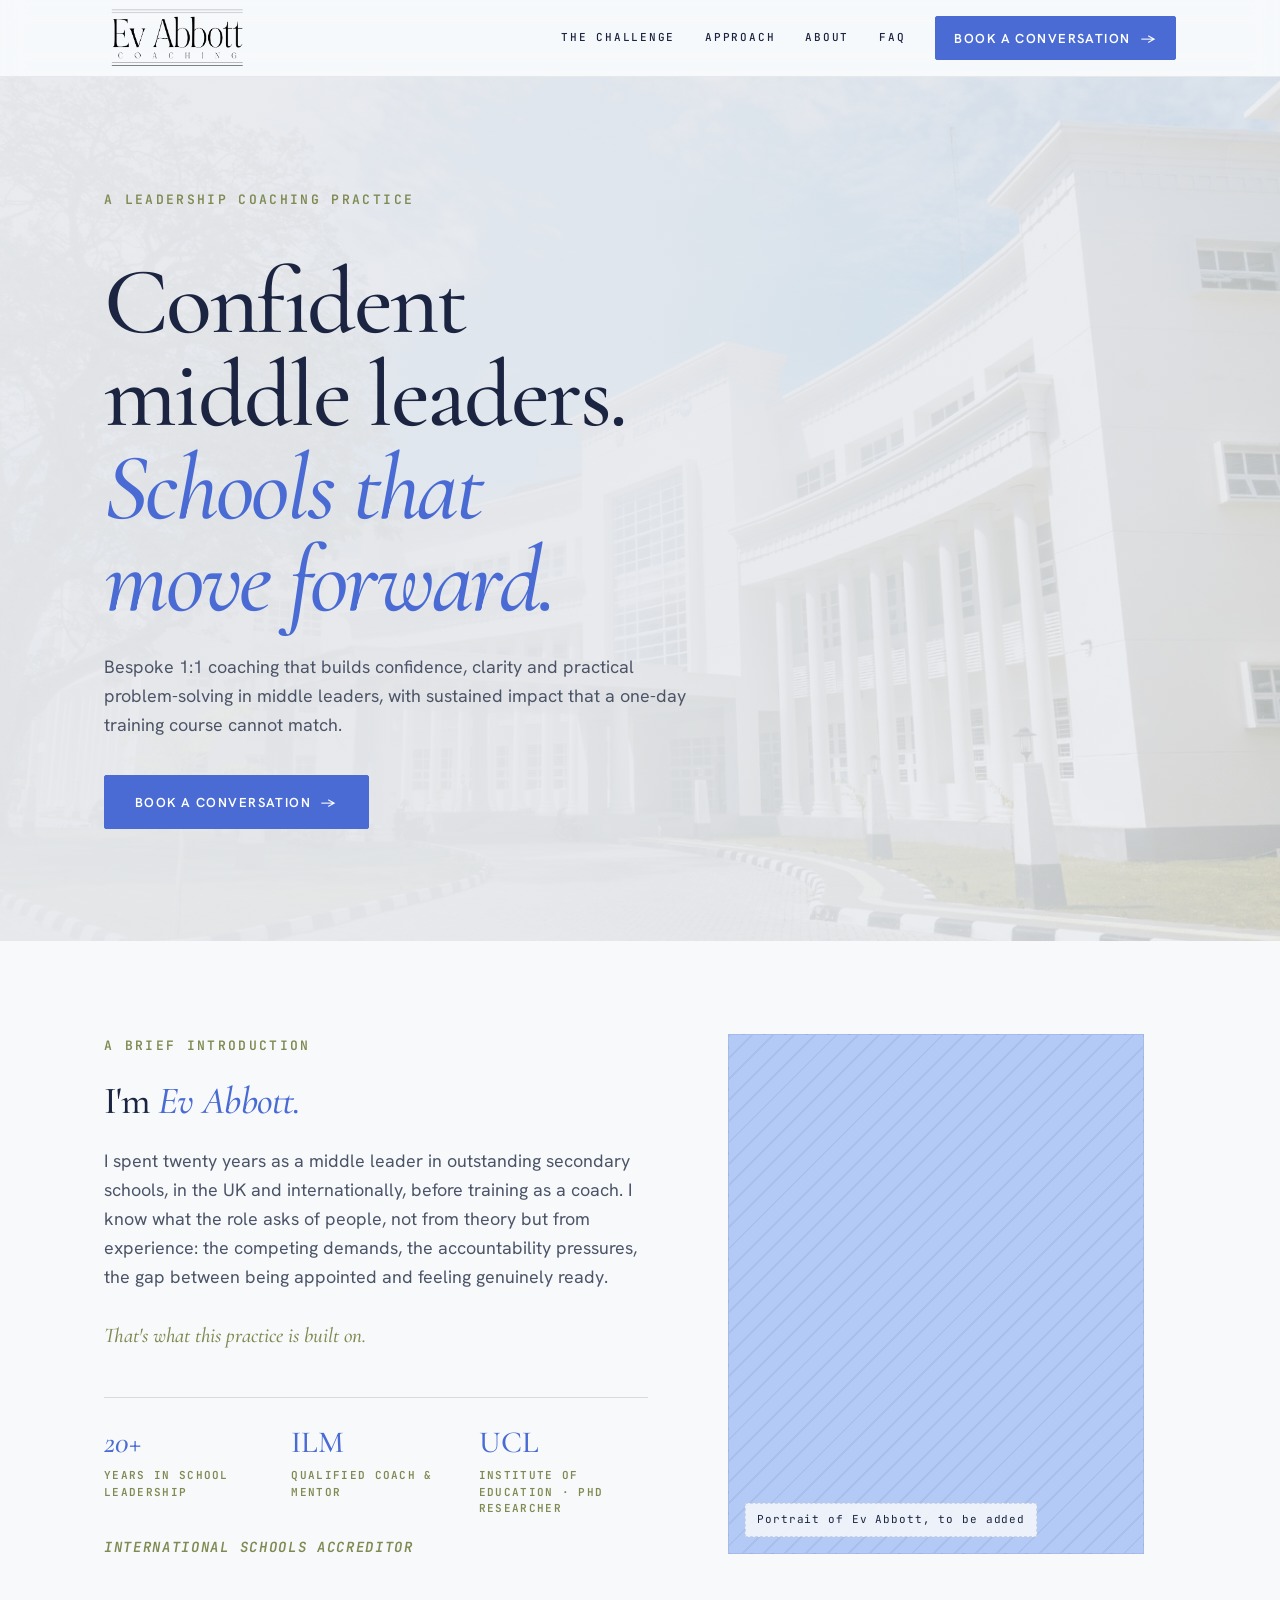
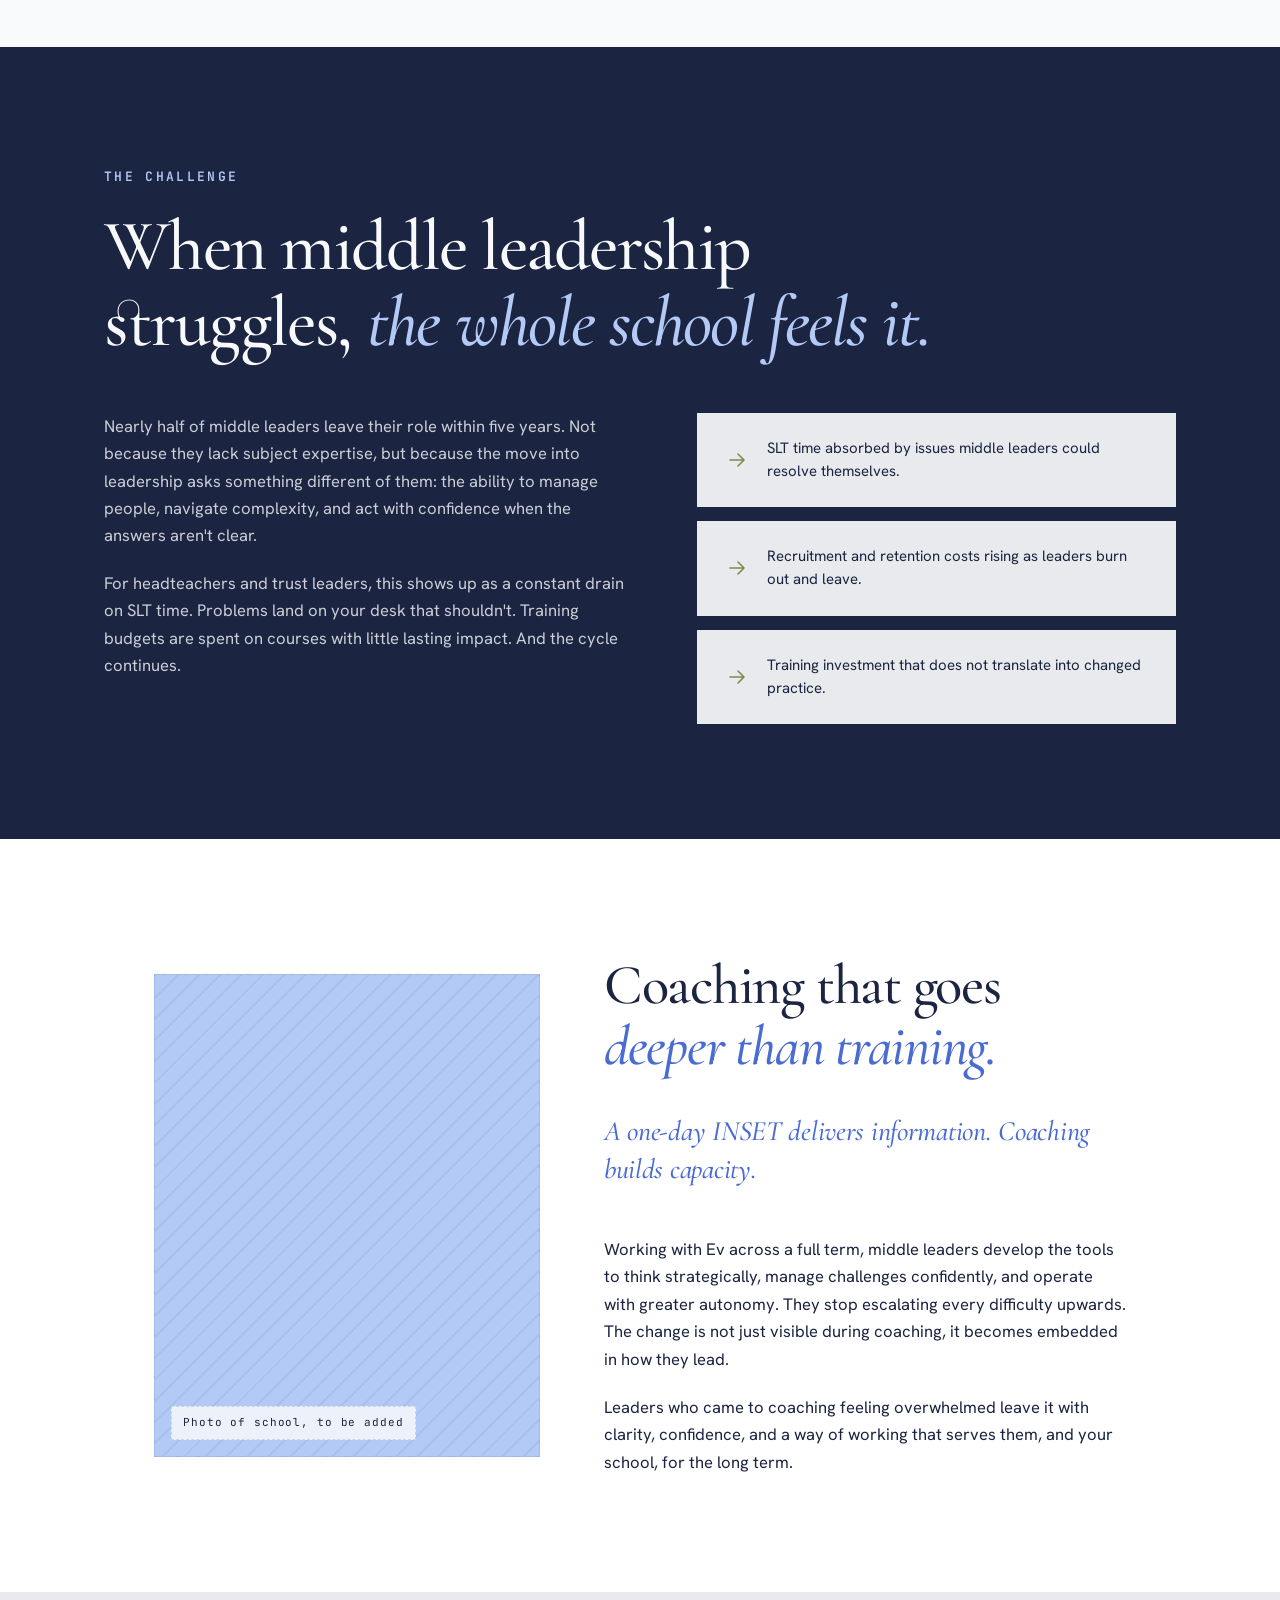
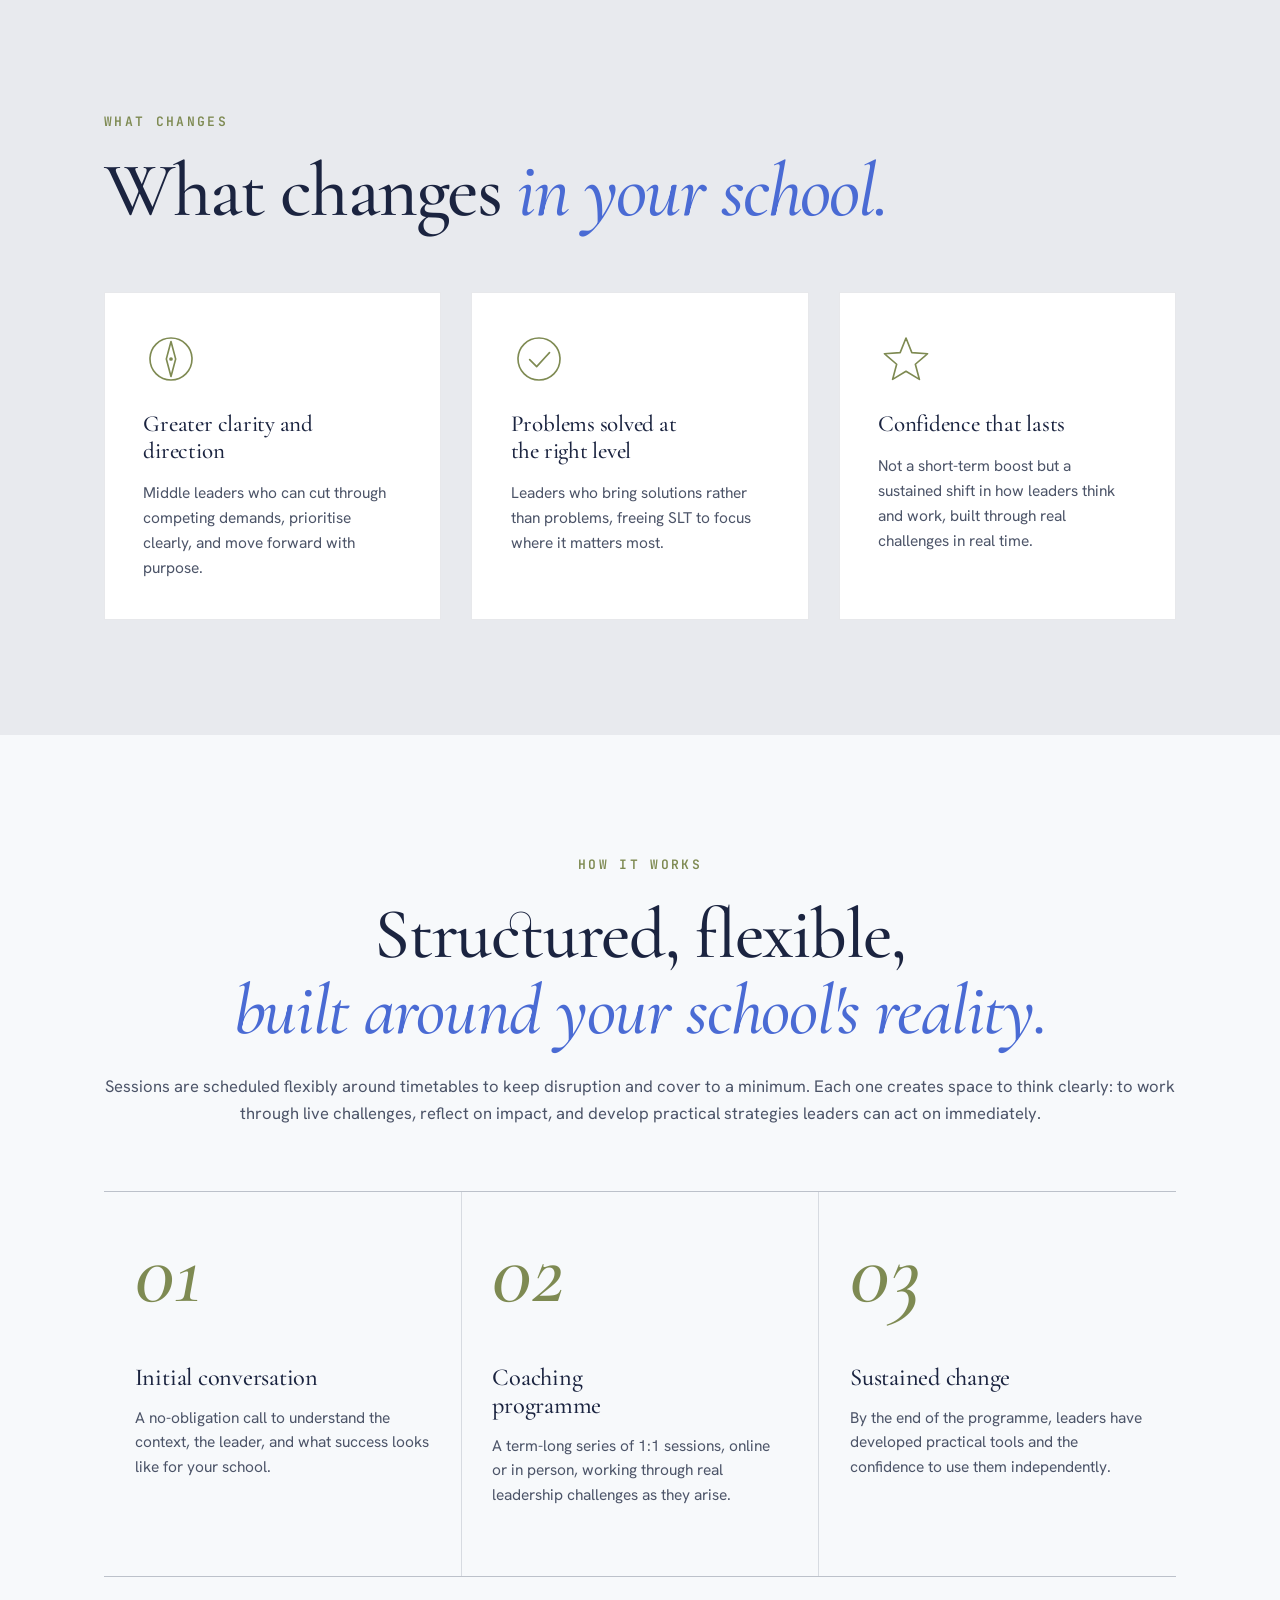
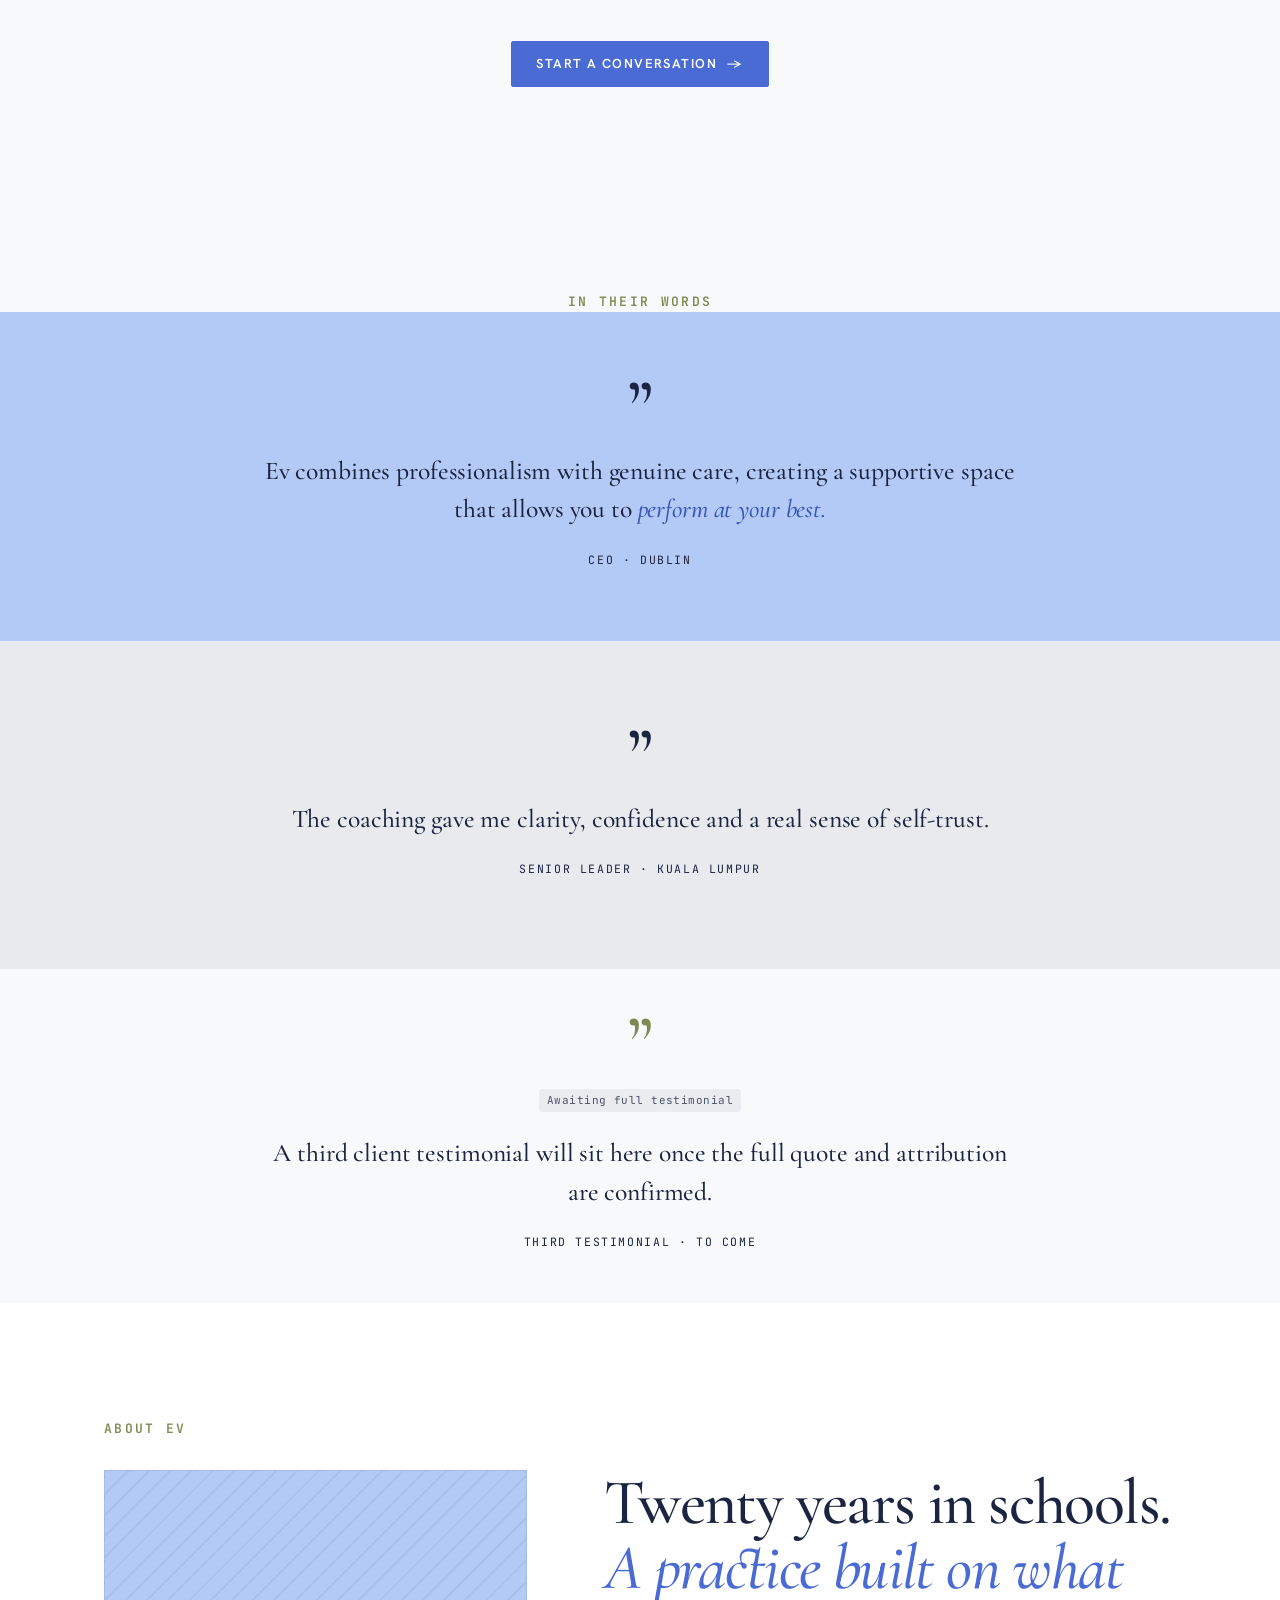
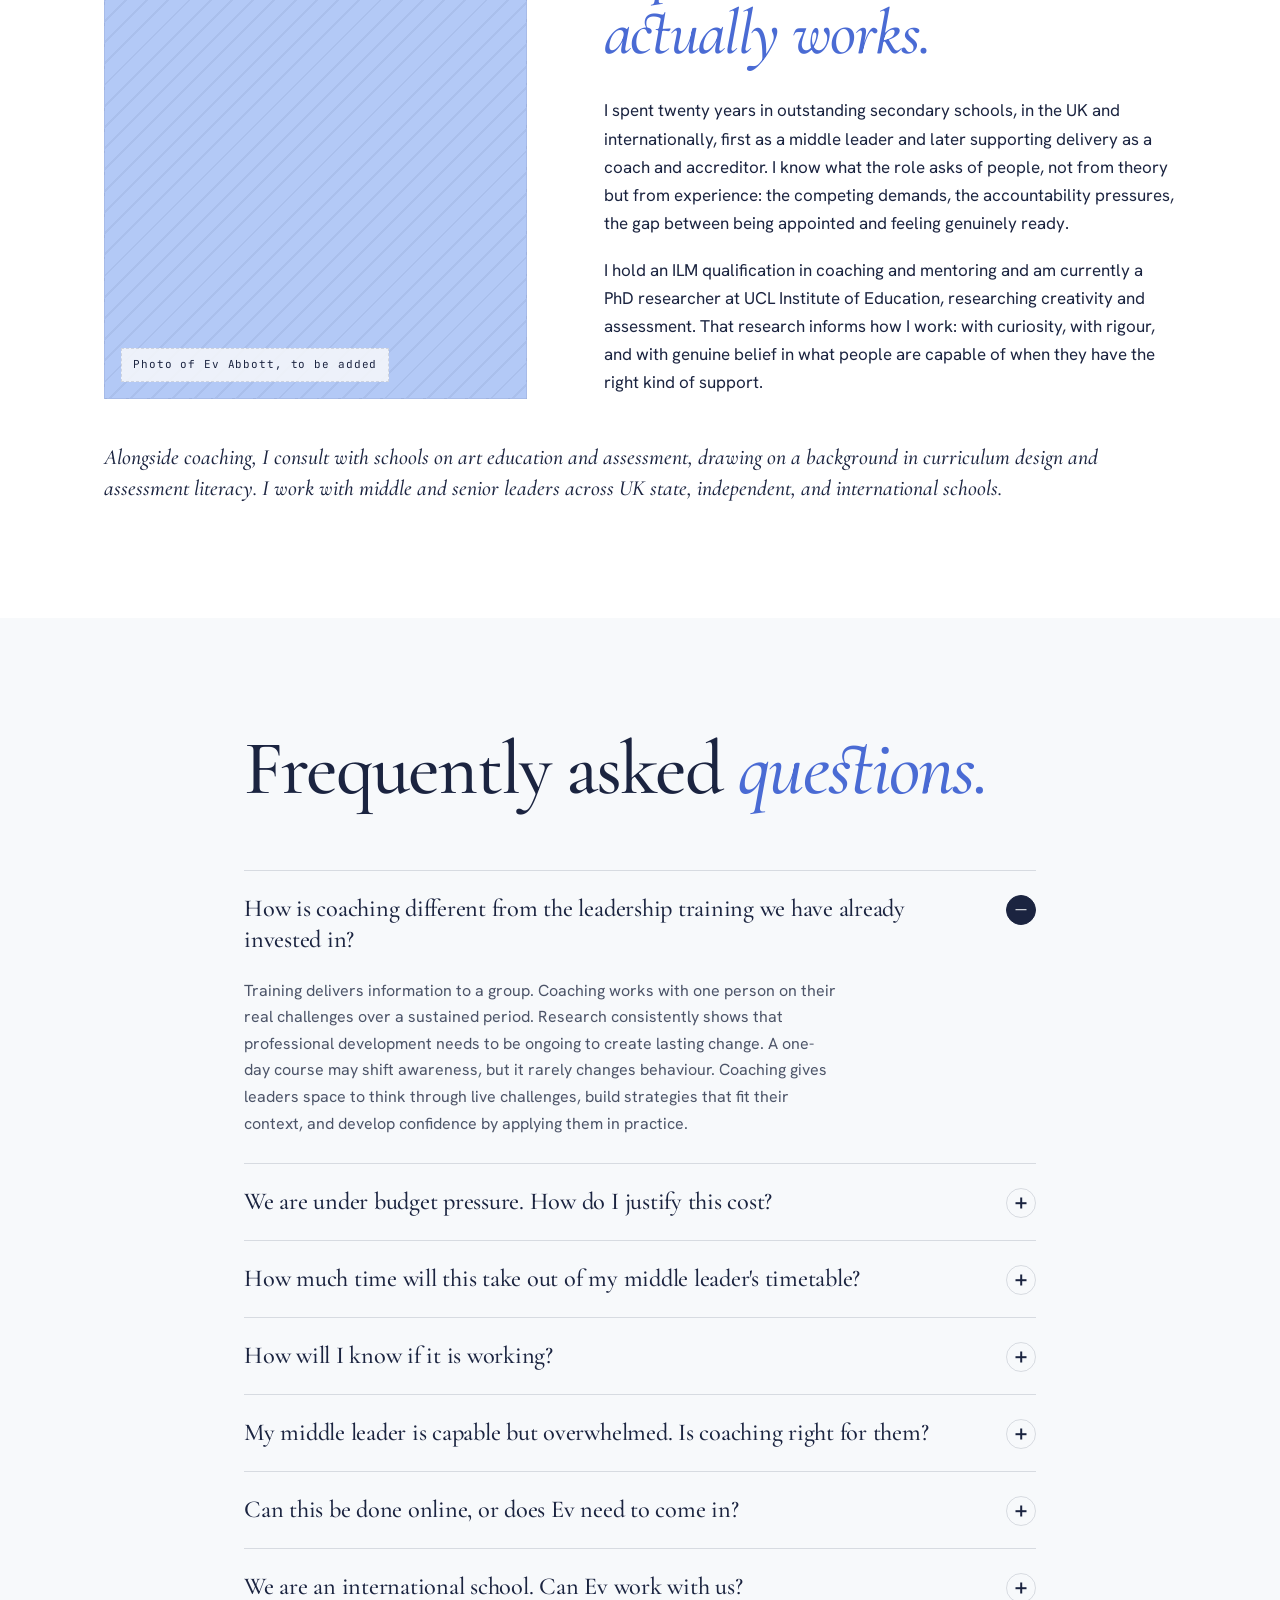
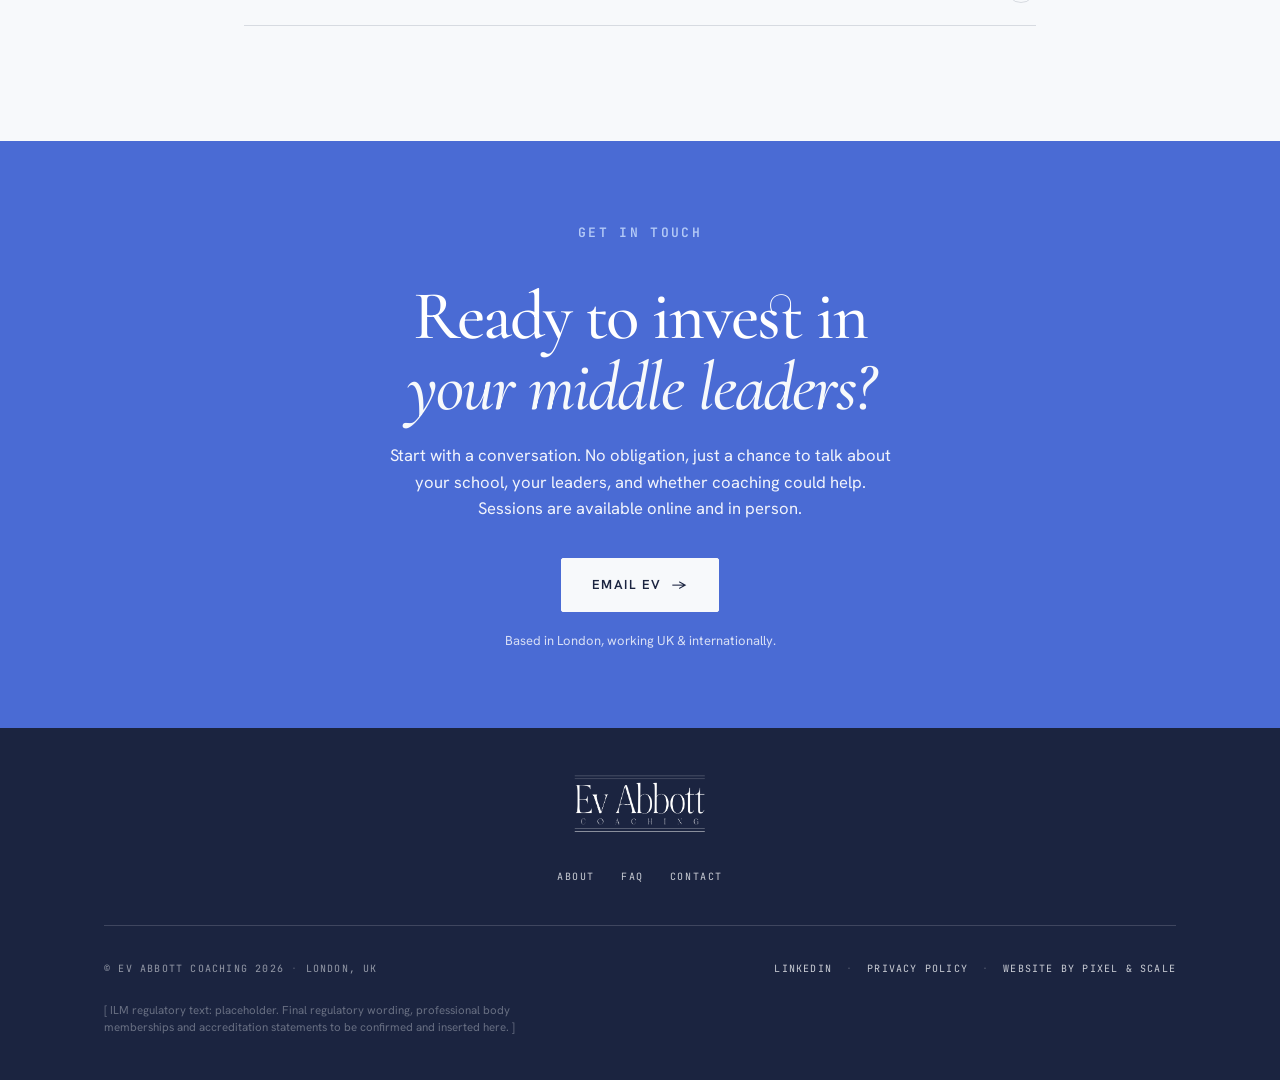
<file: index.html>
<!doctype html>
<html lang="en-GB">
<head>
<meta charset="utf-8" />
<meta name="viewport" content="width=device-width, initial-scale=1" />

<!-- ───────── SEO / meta ───────── -->
<title>Ev Abbott Coaching | 1:1 Leadership Coaching for School Middle Leaders</title>
<meta name="description" content="Bespoke 1:1 leadership coaching for middle leaders in UK and international schools. ILM-qualified coach with 20 years in school leadership. Online or in person. Book a conversation." />
<link rel="canonical" href="https://www.evabbottcoaching.com/" /><!-- TODO: confirm final domain -->
<meta name="robots" content="index, follow" />
<meta name="theme-color" content="#1B2440" />
<meta name="author" content="Ev Abbott" />

<meta property="og:type" content="website" />
<meta property="og:site_name" content="Ev Abbott Coaching" />
<meta property="og:title" content="Ev Abbott Coaching | 1:1 Leadership Coaching for School Middle Leaders" />
<meta property="og:description" content="Bespoke 1:1 leadership coaching for middle leaders in UK and international schools. Sustained impact a one-day course cannot match." />
<meta property="og:url" content="https://www.evabbottcoaching.com/" /><!-- TODO -->
<meta property="og:image" content="https://www.evabbottcoaching.com/images/og-image.jpg" /><!-- TODO: 1200×630 share image -->
<meta property="og:locale" content="en_GB" />
<meta name="twitter:card" content="summary_large_image" />
<meta name="twitter:title" content="Ev Abbott Coaching | 1:1 Leadership Coaching for School Middle Leaders" />
<meta name="twitter:description" content="Bespoke 1:1 leadership coaching for middle leaders in UK and international schools." />
<meta name="twitter:image" content="https://www.evabbottcoaching.com/images/og-image.jpg" /><!-- TODO -->

<!-- Favicon — EA monogram (brand mark) -->
<link rel="icon" type="image/png" sizes="32x32" href="images/favicon-32.png" />
<link rel="icon" type="image/png" href="images/Ev-Abbott-coaching-favicon.png" />
<link rel="apple-touch-icon" href="images/apple-touch-icon.png" />

<!-- Fonts: Cormorant Garamond (display) · Hanken Grotesk (text) · JetBrains Mono (micro-labels) -->
<link rel="preconnect" href="https://fonts.googleapis.com" />
<link rel="preconnect" href="https://fonts.gstatic.com" crossorigin />
<link href="https://fonts.googleapis.com/css2?family=Cormorant+Garamond:ital,wght@0,400;0,500;0,600;1,400;1,500;1,600&family=Hanken+Grotesk:wght@300;400;500;600&family=JetBrains+Mono:ital,wght@0,400;0,500;0,600;1,500;1,600&display=swap" rel="stylesheet" />

<link rel="stylesheet" href="styles/main.css" />

<!-- Structured data: the practice -->
<script type="application/ld+json">
{
  "@context": "https://schema.org",
  "@type": "ProfessionalService",
  "name": "Ev Abbott Coaching",
  "description": "Bespoke 1:1 leadership coaching for middle leaders in UK and international schools.",
  "url": "https://www.evabbottcoaching.com/",
  "email": "evabbottcoaching@gmail.com",
  "areaServed": ["United Kingdom", "International schools"],
  "founder": {
    "@type": "Person",
    "name": "Ev Abbott",
    "jobTitle": "Leadership Coach",
    "sameAs": "https://www.linkedin.com/in/evabbott"
  },
  "knowsAbout": ["Leadership coaching", "Middle leadership in schools", "Education", "Mentoring"],
  "address": { "@type": "PostalAddress", "addressLocality": "London", "addressCountry": "GB" }
}
</script>
<script type="application/ld+json">
{
  "@context": "https://schema.org",
  "@type": "FAQPage",
  "mainEntity": [
    {"@type":"Question","name":"How is coaching different from the leadership training we have already invested in?","acceptedAnswer":{"@type":"Answer","text":"Training delivers information to a group. Coaching works with one person on their real challenges over a sustained period. A one-day course may shift awareness, but it rarely changes behaviour. Coaching gives leaders space to think through live challenges, build strategies that fit their context, and develop confidence by applying them in practice."}},
    {"@type":"Question","name":"We are under budget pressure. How do I justify this cost?","acceptedAnswer":{"@type":"Answer","text":"The cost of one coaching programme is similar to a single day of whole-school INSET, but targeted at one leader, sustained over a full term, and designed to create lasting change. Compare that with the cost of a middle leader leaving: recruitment, cover, lost time, impact on team morale."}},
    {"@type":"Question","name":"How much time will this take out of my middle leader's timetable?","acceptedAnswer":{"@type":"Answer","text":"Sessions are scheduled flexibly with timetables and cover in mind, to minimise disruption while protecting enough consistency for the work to be effective. Many leaders find they recover that time quickly because fewer issues are escalated upwards."}},
    {"@type":"Question","name":"How will I know if it is working?","acceptedAnswer":{"@type":"Answer","text":"Success measures are agreed at the outset. The initial conversation focuses on what change you want to see and how it would show up in practice: fewer escalations, more confident decisions, more constructive conversations."}},
    {"@type":"Question","name":"My middle leader is capable but overwhelmed. Is coaching right for them?","acceptedAnswer":{"@type":"Answer","text":"Coaching is not remedial. It supports capable people by giving them space to think, a framework for their challenges, and confidence in their judgement. It starts from strength, not deficit."}},
    {"@type":"Question","name":"Can this be done online, or does Ev need to come in?","acceptedAnswer":{"@type":"Answer","text":"Both options are available. Online sessions work well and are often easier to schedule consistently around the school day. In-person sessions are available for schools in London or for those who prefer it."}},
    {"@type":"Question","name":"We are an international school. Can Ev work with us?","acceptedAnswer":{"@type":"Answer","text":"Yes. Ev has experience in international schools as a leader, coach, and accreditor, and understands the pressures of that environment. Online delivery means location and time zones are rarely a barrier."}}
  ]
}
</script>
</head>
<body>

<a class="skip-link" href="#main">Skip to main content</a>

<!-- ───────── HEADER / NAV ───────── -->
<header class="site-header">
  <div class="site-header__inner">
    <a href="#top" class="wordmark" aria-label="Ev Abbott Coaching, back to top"><img src="images/Ev-Abbott-coaching-logo.png" alt="Ev Abbott Coaching" width="1914" height="836" /></a>
    <button class="nav-toggle" aria-label="Open navigation menu" aria-expanded="false" aria-controls="primary-nav">
      <span></span><span></span><span></span>
    </button>
    <nav class="primary-nav" id="primary-nav" aria-label="Primary">
      <a href="#challenge">The challenge</a>
      <a href="#approach">Approach</a>
      <a href="#about">About</a>
      <a href="#faq">FAQ</a>
      <a href="#contact" class="btn btn--solid nav-cta">Book a conversation <span class="arrow" aria-hidden="true">→</span></a>
    </nav>
  </div>
</header>

<main id="main">

  <!-- ───────── HERO ───────── -->
  <section class="hero" id="top">
    <div class="hero__inner">
      <p class="micro-label">A leadership coaching practice</p>
      <h1 class="display">
        Confident middle&nbsp;leaders.<br />
        <span class="display__italic">Schools that move&nbsp;forward.</span>
      </h1>
      <p class="hero__sub">Bespoke 1:1 coaching that builds confidence, clarity and practical problem-solving in middle leaders, with sustained impact that a one-day training course cannot match.</p>
      <div class="hero__actions">
        <a class="btn btn--solid btn--lg" href="#contact">Book a conversation <span class="arrow" aria-hidden="true">→</span></a>
      </div>
    </div>
  </section>

  <!-- ───────── A BRIEF INTRODUCTION ───────── -->
  <section class="intro container" id="intro">
    <div class="intro__inner">
      <div class="intro__text">
        <p class="micro-label">A brief introduction</p>
        <h2 class="intro__lead display">I'm <span class="display__italic">Ev Abbott.</span></h2>
        <p class="intro__body">I spent twenty years as a middle leader in outstanding secondary schools, in the UK and internationally, before training as a coach. I know what the role asks of people, not from theory but from experience: the competing demands, the accountability pressures, the gap between being appointed and feeling genuinely ready.</p>
        <p class="intro__sig">That's what this practice is built on.</p>
        <div class="intro__stats">
          <div class="intro__stat">
            <span class="intro__stat-num"><span class="display__italic">20</span>+</span>
            <span class="intro__stat-lbl">Years in school leadership</span>
          </div>
          <div class="intro__stat">
            <span class="intro__stat-num">ILM</span>
            <span class="intro__stat-lbl">Qualified coach &amp; mentor</span>
          </div>
          <div class="intro__stat">
            <span class="intro__stat-num">UCL</span>
            <span class="intro__stat-lbl">Institute of Education · PhD researcher</span>
          </div>
        </div>
        <p class="intro__accreditor">International Schools Accreditor</p>
      </div>
      <div class="intro__media">
        <div class="img-ph" role="img" aria-label="Portrait of Ev Abbott, photo to be added">
          <span class="img-ph__label">Portrait of Ev Abbott, to be added</span>
        </div>
      </div>
    </div>
  </section>

  <!-- ───────── THE CHALLENGE — bold dark block ───────── -->
  <section class="challenge" id="challenge">
    <div class="container">
      <p class="micro-label micro-label--light">The challenge</p>
      <h2 class="display challenge__h2">When middle leadership struggles, <span class="display__italic challenge__accent">the whole school feels it.</span></h2>
      <div class="challenge__cols">
        <div class="challenge__body">
          <p>Nearly half of middle leaders leave their role within five years. Not because they lack subject expertise, but because the move into leadership asks something different of them: the ability to manage people, navigate complexity, and act with confidence when the answers aren't clear.</p>
          <p>For headteachers and trust leaders, this shows up as a constant drain on SLT time. Problems land on your desk that shouldn't. Training budgets are spent on courses with little lasting impact. And the cycle continues.</p>
        </div>
        <div class="challenge__callouts">
          <article class="callout">
            <span class="callout__icon" aria-hidden="true">
              <svg viewBox="0 0 24 24" fill="none" stroke="currentColor" stroke-width="1.6" stroke-linecap="round" stroke-linejoin="round"><path d="M5 12 L19 12 M13 6 L19 12 L13 18"/></svg>
            </span>
            <p class="callout__text">SLT time absorbed by issues middle leaders could resolve themselves.</p>
          </article>
          <article class="callout">
            <span class="callout__icon" aria-hidden="true">
              <svg viewBox="0 0 24 24" fill="none" stroke="currentColor" stroke-width="1.6" stroke-linecap="round" stroke-linejoin="round"><path d="M5 12 L19 12 M13 6 L19 12 L13 18"/></svg>
            </span>
            <p class="callout__text">Recruitment and retention costs rising as leaders burn out and leave.</p>
          </article>
          <article class="callout">
            <span class="callout__icon" aria-hidden="true">
              <svg viewBox="0 0 24 24" fill="none" stroke="currentColor" stroke-width="1.6" stroke-linecap="round" stroke-linejoin="round"><path d="M5 12 L19 12 M13 6 L19 12 L13 18"/></svg>
            </span>
            <p class="callout__text">Training investment that does not translate into changed practice.</p>
          </article>
        </div>
      </div>
    </div>
  </section>

  <!-- ───────── COACHING DEPTH — two-column layout ───────── -->
  <section class="depth" id="depth">
    <div class="container depth__inner">
      <div class="depth__media">
        <div class="img-ph img-ph--tall" role="img" aria-label="Photo of school, to be added">
          <span class="img-ph__label">Photo of school, to be added</span>
        </div>
      </div>
      <div class="depth__text">
        <h2 class="display depth__h2">Coaching that goes <span class="display__italic">deeper than training.</span></h2>
        <p class="depth__pull">A one-day INSET delivers information. Coaching builds capacity.</p>
        <div class="depth__body">
          <p>Working with Ev across a full term, middle leaders develop the tools to think strategically, manage challenges confidently, and operate with greater autonomy. They stop escalating every difficulty upwards. The change is not just visible during coaching, it becomes embedded in how they lead.</p>
          <p>Leaders who came to coaching feeling overwhelmed leave it with clarity, confidence, and a way of working that serves them, and your school, for the long term.</p>
        </div>
      </div>
    </div>
  </section>

  <!-- ───────── WHAT CHANGES — outcomes ───────── -->
  <section class="outcomes" id="outcomes">
    <div class="container">
      <div class="outcomes__head">
        <p class="micro-label">What changes</p>
        <h2 class="display outcomes__h2">What changes <span class="display__italic">in your school.</span></h2>
      </div>
      <div class="outcomes__grid">
        <article class="outcome-card">
          <span class="outcome-card__icon" aria-hidden="true">
            <svg viewBox="0 0 48 48" fill="none" stroke="currentColor" stroke-width="1.4" stroke-linecap="round" stroke-linejoin="round"><circle cx="24" cy="24" r="18"/><path d="M24 9 L28 24 L24 39 L20 24 Z"/><circle cx="24" cy="24" r="1.6" fill="currentColor" stroke="none"/></svg>
          </span>
          <h3>Greater clarity and direction</h3>
          <p>Middle leaders who can cut through competing demands, prioritise clearly, and move forward with purpose.</p>
        </article>
        <article class="outcome-card">
          <span class="outcome-card__icon" aria-hidden="true">
            <svg viewBox="0 0 48 48" fill="none" stroke="currentColor" stroke-width="1.4" stroke-linecap="round" stroke-linejoin="round"><circle cx="24" cy="24" r="18"/><path d="M16 24.5 L22 30.5 L33 18.5"/></svg>
          </span>
          <h3>Problems solved at the right level</h3>
          <p>Leaders who bring solutions rather than problems, freeing SLT to focus where it matters most.</p>
        </article>
        <article class="outcome-card">
          <span class="outcome-card__icon" aria-hidden="true">
            <svg viewBox="0 0 48 48" fill="none" stroke="currentColor" stroke-width="1.4" stroke-linecap="round" stroke-linejoin="round"><path d="M24 6 L29 18.5 L42.5 19.5 L32 28.5 L35.5 41.5 L24 34.5 L12.5 41.5 L16 28.5 L5.5 19.5 L19 18.5 Z"/></svg>
          </span>
          <h3>Confidence that lasts</h3>
          <p>Not a short-term boost but a sustained shift in how leaders think and work, built through real challenges in real time.</p>
        </article>
      </div>
    </div>
  </section>

  <!-- ───────── HOW IT WORKS — 3 steps ───────── -->
  <section class="how" id="approach">
    <div class="container how__head">
      <p class="micro-label">How it works</p>
      <h2 class="display how__h2">Structured, flexible,<br /><span class="display__italic">built around your school's reality.</span></h2>
      <p class="how__intro">Sessions are scheduled flexibly around timetables to keep disruption and cover to a minimum. Each one creates space to think clearly: to work through live challenges, reflect on impact, and develop practical strategies leaders can act on immediately.</p>
    </div>
    <div class="container">
      <ol class="how__steps">
        <li class="how__step">
          <span class="how__num" aria-hidden="true">01</span>
          <h3>Initial conversation</h3>
          <p>A no-obligation call to understand the context, the leader, and what success looks like for your school.</p>
        </li>
        <li class="how__step">
          <span class="how__num" aria-hidden="true">02</span>
          <h3>Coaching programme</h3>
          <p>A term-long series of 1:1 sessions, online or in person, working through real leadership challenges as they arise.</p>
        </li>
        <li class="how__step">
          <span class="how__num" aria-hidden="true">03</span>
          <h3>Sustained change</h3>
          <p>By the end of the programme, leaders have developed practical tools and the confidence to use them independently.</p>
        </li>
      </ol>
    </div>
    <div class="container how__cta">
      <a class="btn btn--solid" href="#contact">Start a conversation <span class="arrow" aria-hidden="true">→</span></a>
    </div>
  </section>

  <!-- ───────── TESTIMONIALS, three stacked colour bands ───────── -->
  <section class="testimonials" id="testimonial">
    <p class="micro-label testimonials__eyebrow">In their words</p>
    <h2 class="visually-hidden">What clients say</h2>

    <figure class="t-band t-band--soft-blue">
      <span class="t-band__mark" aria-hidden="true">”</span>
      <blockquote>Ev combines professionalism with genuine care, creating a supportive space that allows you to <span class="t-band__italic">perform at your best.</span></blockquote>
      <figcaption>CEO · Dublin</figcaption>
    </figure>

    <figure class="t-band t-band--mist">
      <span class="t-band__mark" aria-hidden="true">”</span>
      <blockquote>The coaching gave me clarity, confidence and a real sense of self-trust.</blockquote>
      <figcaption>Senior Leader · Kuala Lumpur</figcaption>
    </figure>

    <figure class="t-band t-band--canvas t-band--placeholder">
      <span class="t-band__mark t-band__mark--accent" aria-hidden="true">”</span>
      <span class="draft-flag">Awaiting full testimonial</span>
      <p class="t-band__quote-placeholder">A third client testimonial will sit here once the full quote and attribution are confirmed.</p>
      <figcaption>Third testimonial · to come</figcaption>
    </figure>
  </section>

  <!-- ───────── ABOUT EV — fuller, with stats ───────── -->
  <section class="about" id="about">
    <div class="container">
      <p class="micro-label about__eyebrow">About Ev</p>
      <div class="about__inner">
        <div class="about__media-col">
          <div class="img-ph img-ph--tall" role="img" aria-label="Ev Abbott, photo to be added">
            <span class="img-ph__label">Photo of Ev Abbott, to be added</span>
          </div>
        </div>
        <div class="about__text">
          <h2 class="display about__h2">Twenty years in schools.<br /><span class="display__italic">A practice built on what actually works.</span></h2>
          <div class="about__box about__box--body">
            <p>I spent twenty years in outstanding secondary schools, in the UK and internationally, first as a middle leader and later supporting delivery as a coach and accreditor. I know what the role asks of people, not from theory but from experience: the competing demands, the accountability pressures, the gap between being appointed and feeling genuinely ready.</p>
            <p>I hold an ILM qualification in coaching and mentoring and am currently a PhD researcher at UCL Institute of Education, researching creativity and assessment. That research informs how I work: with curiosity, with rigour, and with genuine belief in what people are capable of when they have the right kind of support.</p>
          </div>
        </div>
      </div>
      <div class="about__box about__box--italic about__box--full">
        <p>Alongside coaching, I consult with schools on art education and assessment, drawing on a background in curriculum design and assessment literacy. I work with middle and senior leaders across UK state, independent, and international schools.</p>
      </div>
    </div>
  </section>

  <!-- ───────── FAQ ───────── -->
  <section class="faq" id="faq">
    <div class="container faq__inner">
      <div class="faq__head">
        <h2 class="display faq__h2">Frequently asked <span class="display__italic">questions.</span></h2>
      </div>
      <div class="faq__list">
        <details class="faq-item" open>
          <summary><h3 class="faq-item__q">How is coaching different from the leadership training we have already invested in?</h3><span class="faq-item__icon" aria-hidden="true"></span></summary>
          <div class="faq-item__a"><p>Training delivers information to a group. Coaching works with one person on their real challenges over a sustained period. Research consistently shows that professional development needs to be ongoing to create lasting change. A one-day course may shift awareness, but it rarely changes behaviour. Coaching gives leaders space to think through live challenges, build strategies that fit their context, and develop confidence by applying them in practice.</p></div>
        </details>
        <details class="faq-item">
          <summary><h3 class="faq-item__q">We are under budget pressure. How do I justify this cost?</h3><span class="faq-item__icon" aria-hidden="true"></span></summary>
          <div class="faq-item__a"><p>That is a valid question, and there is a practical way to look at it. The cost of one coaching programme is similar to a single day of whole-school INSET. The difference is that it is targeted at one leader, sustained over a full term, and designed to create lasting change. Compare that with the cost of a middle leader leaving: recruitment, cover, lost time, impact on team morale. Coaching has been shown to improve confidence, self-belief, problem-solving, and strategic thinking. The return is often stronger than most CPD spend.</p></div>
        </details>
        <details class="faq-item">
          <summary><h3 class="faq-item__q">How much time will this take out of my middle leader's timetable?</h3><span class="faq-item__icon" aria-hidden="true"></span></summary>
          <div class="faq-item__a"><p>Sessions are scheduled flexibly with timetables and cover in mind. The aim is to minimise disruption while protecting enough consistency for the work to be effective. Many leaders find they recover that time quickly because fewer issues are escalated upwards. Get in touch to discuss what would work for your school.</p></div>
        </details>
        <details class="faq-item">
          <summary><h3 class="faq-item__q">How will I know if it is working?</h3><span class="faq-item__icon" aria-hidden="true"></span></summary>
          <div class="faq-item__a"><p>This is agreed at the outset. Success looks different in every school, so the initial conversation focuses on what change you want to see and how it would show up in practice. Many headteachers notice a shift in how their middle leader handles challenges: fewer escalations, more confident decisions, more constructive conversations.</p></div>
        </details>
        <details class="faq-item">
          <summary><h3 class="faq-item__q">My middle leader is capable but overwhelmed. Is coaching right for them?</h3><span class="faq-item__icon" aria-hidden="true"></span></summary>
          <div class="faq-item__a"><p>This is one of the most common situations. Many middle leaders are carrying more responsibility than their role suggests and have not had the support to match. Coaching is not remedial. It supports capable people by giving them space to think, a framework for their challenges, and confidence in their judgement. It starts from strength, not deficit.</p></div>
        </details>
        <details class="faq-item">
          <summary><h3 class="faq-item__q">Can this be done online, or does Ev need to come in?</h3><span class="faq-item__icon" aria-hidden="true"></span></summary>
          <div class="faq-item__a"><p>Both options are available. Online sessions work well and are often easier to schedule consistently around the school day. In-person sessions are available for schools in London or for those who prefer it. Many international clients are supported fully online with no loss of impact.</p></div>
        </details>
        <details class="faq-item">
          <summary><h3 class="faq-item__q">We are an international school. Can Ev work with us?</h3><span class="faq-item__icon" aria-hidden="true"></span></summary>
          <div class="faq-item__a"><p>Yes. Ev has experience in international schools as a leader, coach, and accreditor. She understands the pressures of that environment: different leadership structures, staff turnover, cultural complexity, the demands placed on middle leaders. Online delivery means location and time zones are rarely a barrier.</p></div>
        </details>
      </div>
    </div>
  </section>

  <!-- ───────── CONTACT — bold blue closing ───────── -->
  <section class="contact" id="contact">
    <div class="container contact__inner">
      <p class="micro-label micro-label--light">Get in touch</p>
      <h2 class="display contact__h2">Ready to invest in <span class="display__italic">your middle leaders?</span></h2>
      <p class="contact__lead">Start with a conversation. No obligation, just a chance to talk about your school, your leaders, and whether coaching could help. Sessions are available online and in person.</p>
      <div class="contact__actions">
        <a class="btn btn--on-blue btn--lg" href="mailto:evabbottcoaching@gmail.com">Email Ev <span class="arrow" aria-hidden="true">→</span></a>
      </div>
      <p class="contact__based">Based in London, working UK &amp; internationally.</p>
    </div>
  </section>

</main>

<!-- Scroll-to-top floating button -->
<button class="scroll-top" type="button" aria-label="Scroll back to top">
  <svg viewBox="0 0 24 24" fill="none" stroke="currentColor" stroke-width="2" stroke-linecap="round" stroke-linejoin="round" aria-hidden="true"><path d="M12 19 L12 5 M5 12 L12 5 L19 12"/></svg>
</button>

<!-- ───────── FOOTER ───────── -->
<footer class="site-footer">
  <div class="container">
    <div class="site-footer__top">
      <img class="site-footer__logo" src="images/Ev-Abbott-coaching-logo.png" alt="Ev Abbott Coaching" width="1914" height="836" loading="lazy" />
      <nav class="site-footer__nav" aria-label="Footer">
        <a href="#about">About</a>
        <a href="#faq">FAQ</a>
        <a href="#contact">Contact</a>
      </nav>
    </div>
    <div class="site-footer__bottom">
      <p class="site-footer__copy">© Ev Abbott Coaching <span id="year">2026</span> <span class="site-footer__sep" aria-hidden="true">·</span> London, UK</p>
      <div class="site-footer__legal">
        <a href="https://www.linkedin.com/in/evabbott" target="_blank" rel="noopener noreferrer">LinkedIn<span class="visually-hidden"> (opens in a new tab)</span></a>
        <span class="site-footer__sep" aria-hidden="true">·</span>
        <a href="privacy.html" target="_blank" rel="noopener">Privacy Policy<span class="visually-hidden"> (opens in a new tab)</span></a>
        <span class="site-footer__sep" aria-hidden="true">·</span>
        <a href="https://pixelandscale.com" target="_blank" rel="noopener noreferrer">Website by Pixel &amp; Scale<span class="visually-hidden"> (opens in a new tab)</span></a>
      </div>
    </div>
    <p class="site-footer__regulatory">[ ILM regulatory text: placeholder. Final regulatory wording, professional body memberships and accreditation statements to be confirmed and inserted here. ]</p>
  </div>
</footer>

<script>
  // Footer year
  document.getElementById('year').textContent = new Date().getFullYear();

  // Mobile nav toggle
  (function () {
    var toggle = document.querySelector('.nav-toggle');
    var nav = document.getElementById('primary-nav');
    if (!toggle || !nav) return;
    toggle.addEventListener('click', function () {
      var open = nav.classList.toggle('is-open');
      toggle.setAttribute('aria-expanded', String(open));
      toggle.setAttribute('aria-label', open ? 'Close navigation menu' : 'Open navigation menu');
    });
    nav.querySelectorAll('a').forEach(function (a) {
      a.addEventListener('click', function () {
        nav.classList.remove('is-open');
        toggle.setAttribute('aria-expanded', 'false');
        toggle.setAttribute('aria-label', 'Open navigation menu');
      });
    });
  })();

  // Scroll-to-top button: show after scrolling past the hero, scroll up on click
  (function () {
    var btn = document.querySelector('.scroll-top');
    if (!btn) return;
    var threshold = 600;
    var update = function () {
      if (window.scrollY > threshold) btn.classList.add('is-visible');
      else btn.classList.remove('is-visible');
    };
    window.addEventListener('scroll', update, { passive: true });
    update();
    btn.addEventListener('click', function () {
      var reduce = window.matchMedia('(prefers-reduced-motion: reduce)').matches;
      window.scrollTo({ top: 0, behavior: reduce ? 'auto' : 'smooth' });
    });
  })();

  // Smooth scroll for in-page links (disabled if user prefers reduced motion)
  (function () {
    var reduce = window.matchMedia('(prefers-reduced-motion: reduce)').matches;
    document.querySelectorAll('a[href^="#"]').forEach(function (a) {
      a.addEventListener('click', function (e) {
        var id = a.getAttribute('href');
        if (id === '#' || id.length < 2) return;
        var target = document.querySelector(id);
        if (!target) return;
        e.preventDefault();
        target.scrollIntoView({ behavior: reduce ? 'auto' : 'smooth', block: 'start' });
        history.replaceState(null, '', id);
      });
    });
  })();
</script>

</body>
</html>
</file>
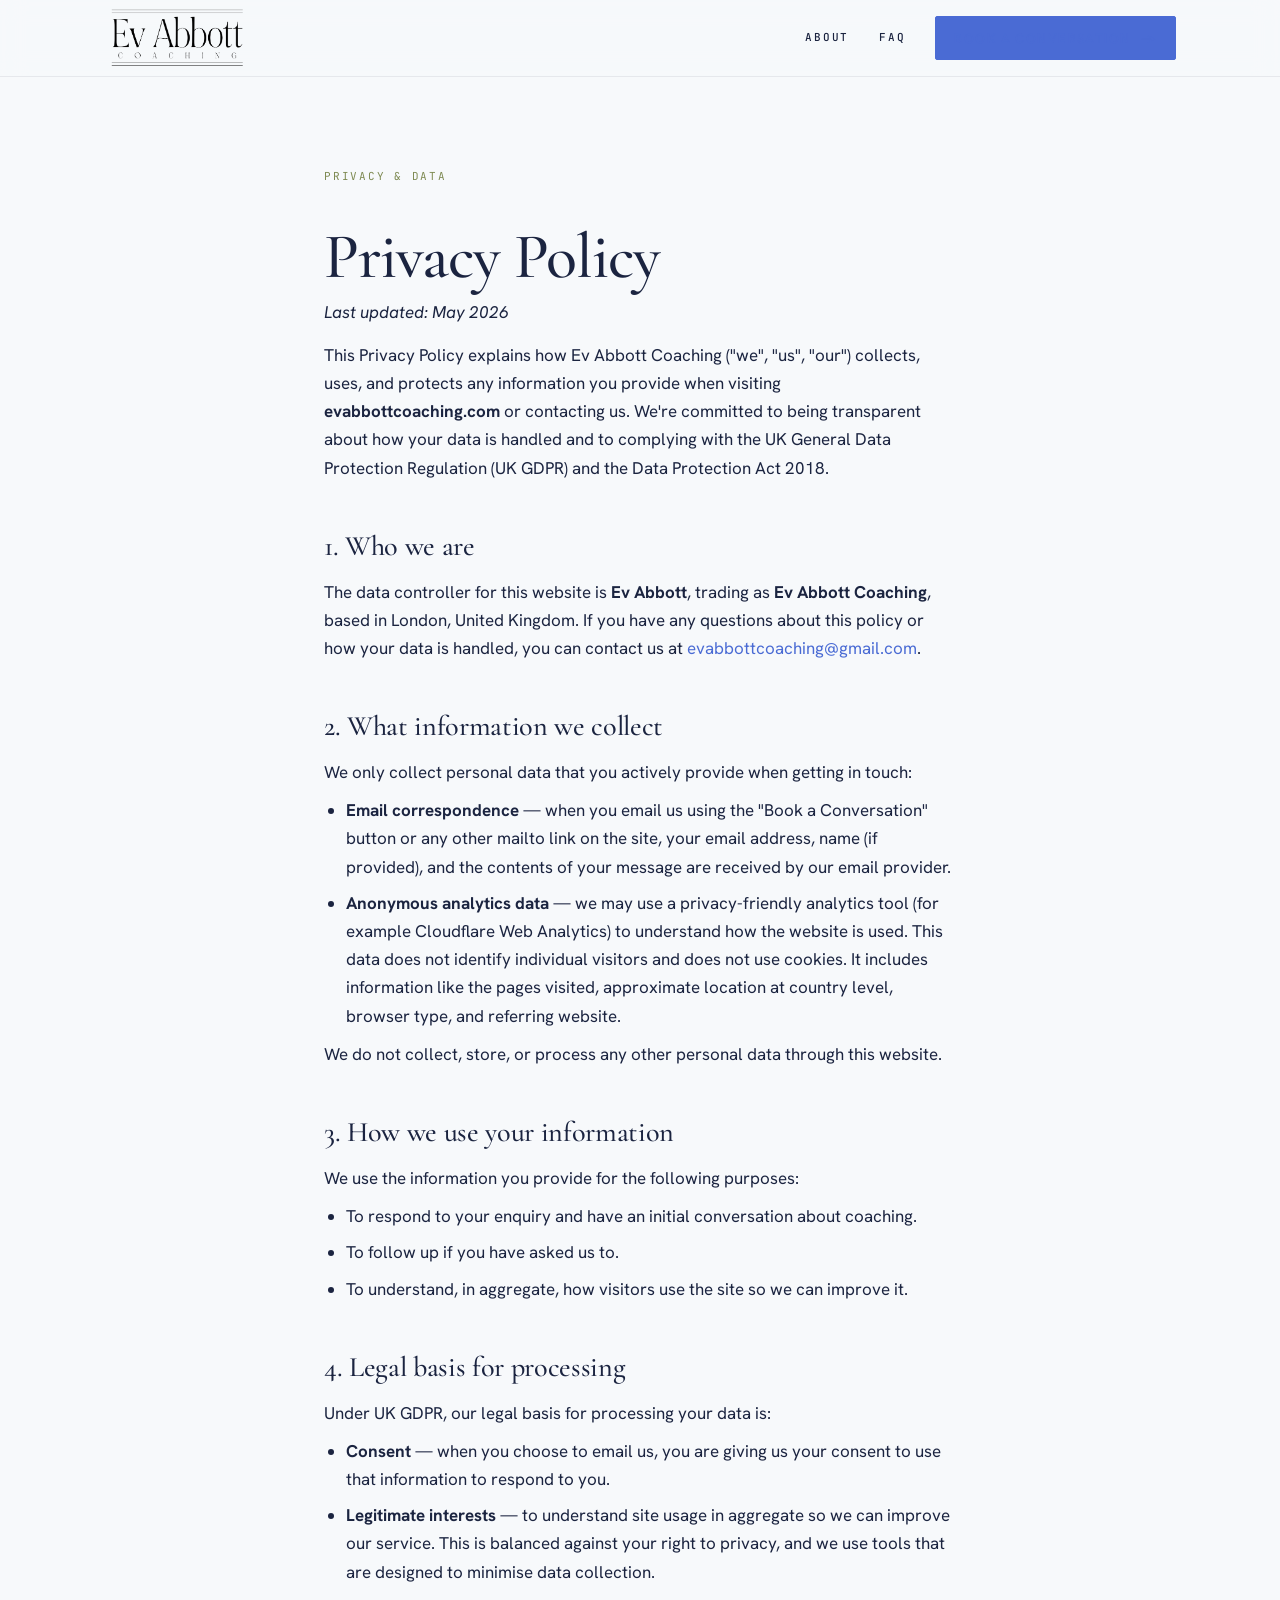
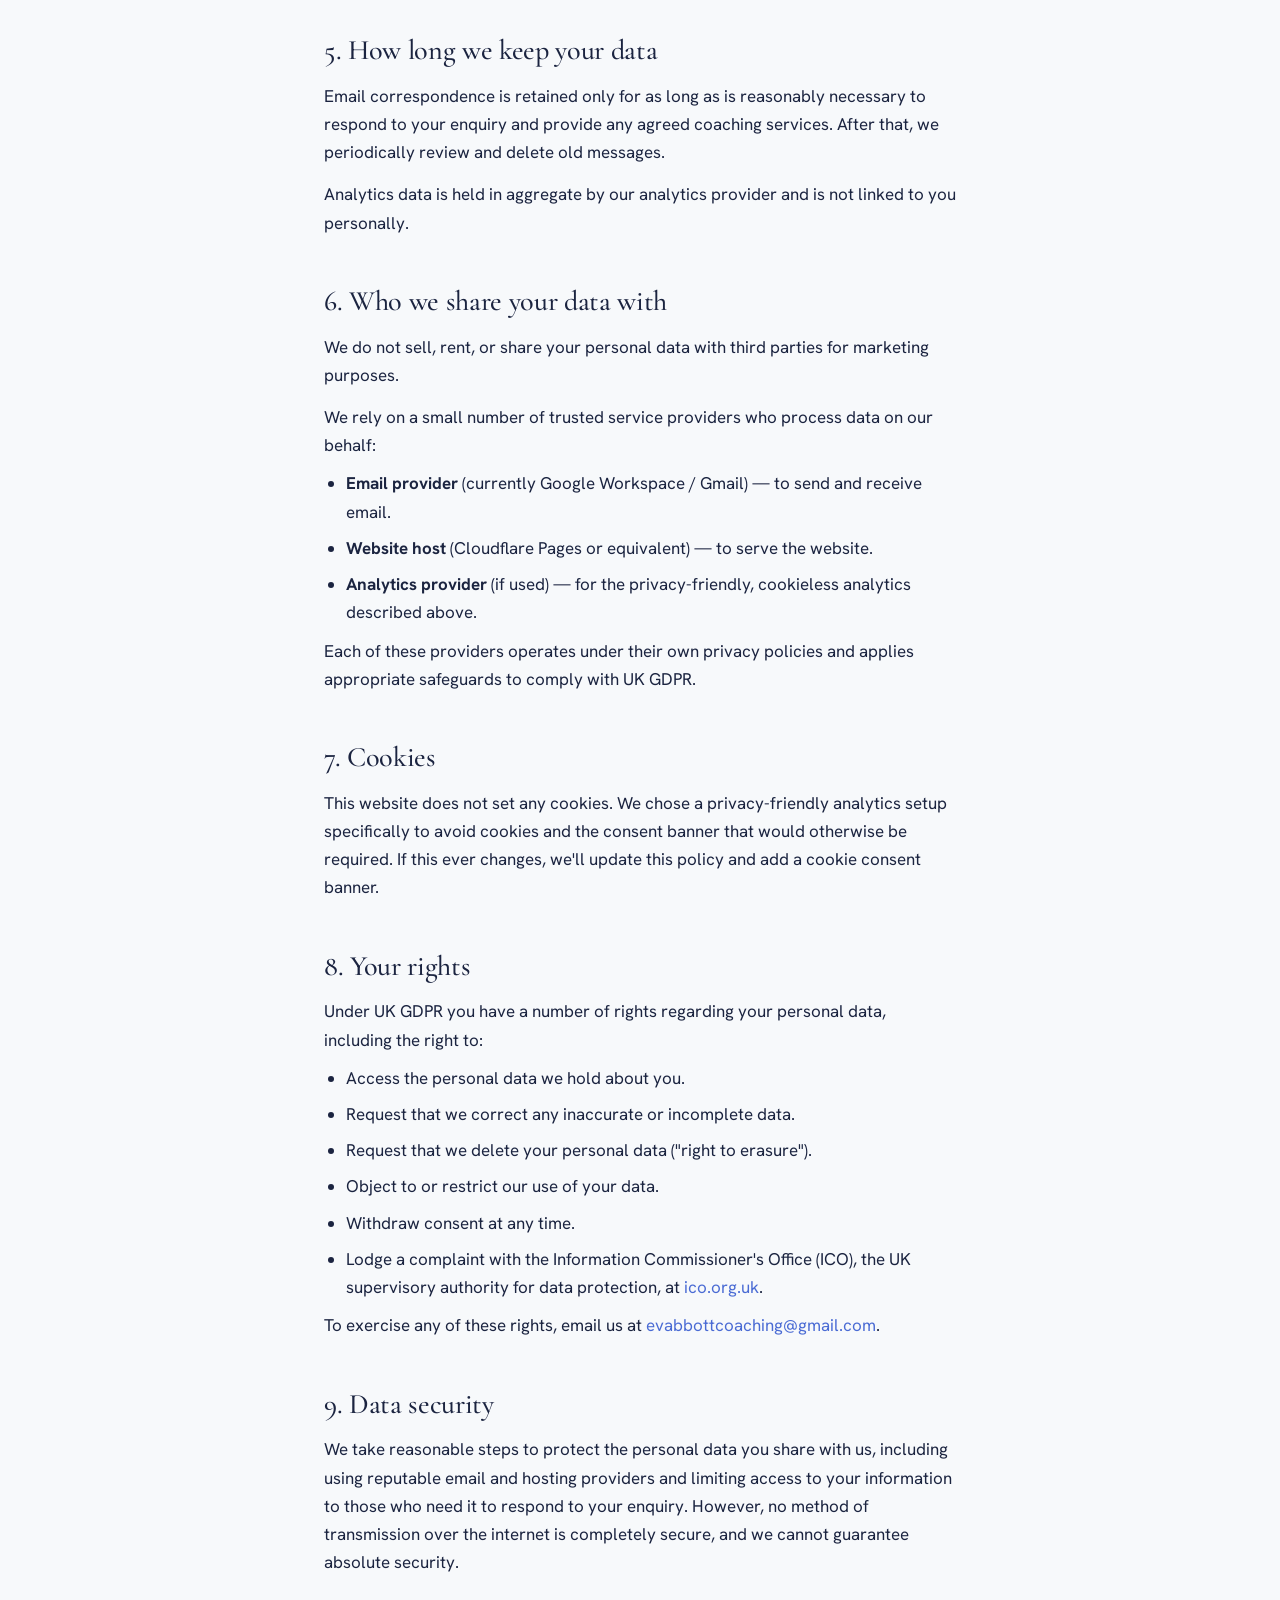
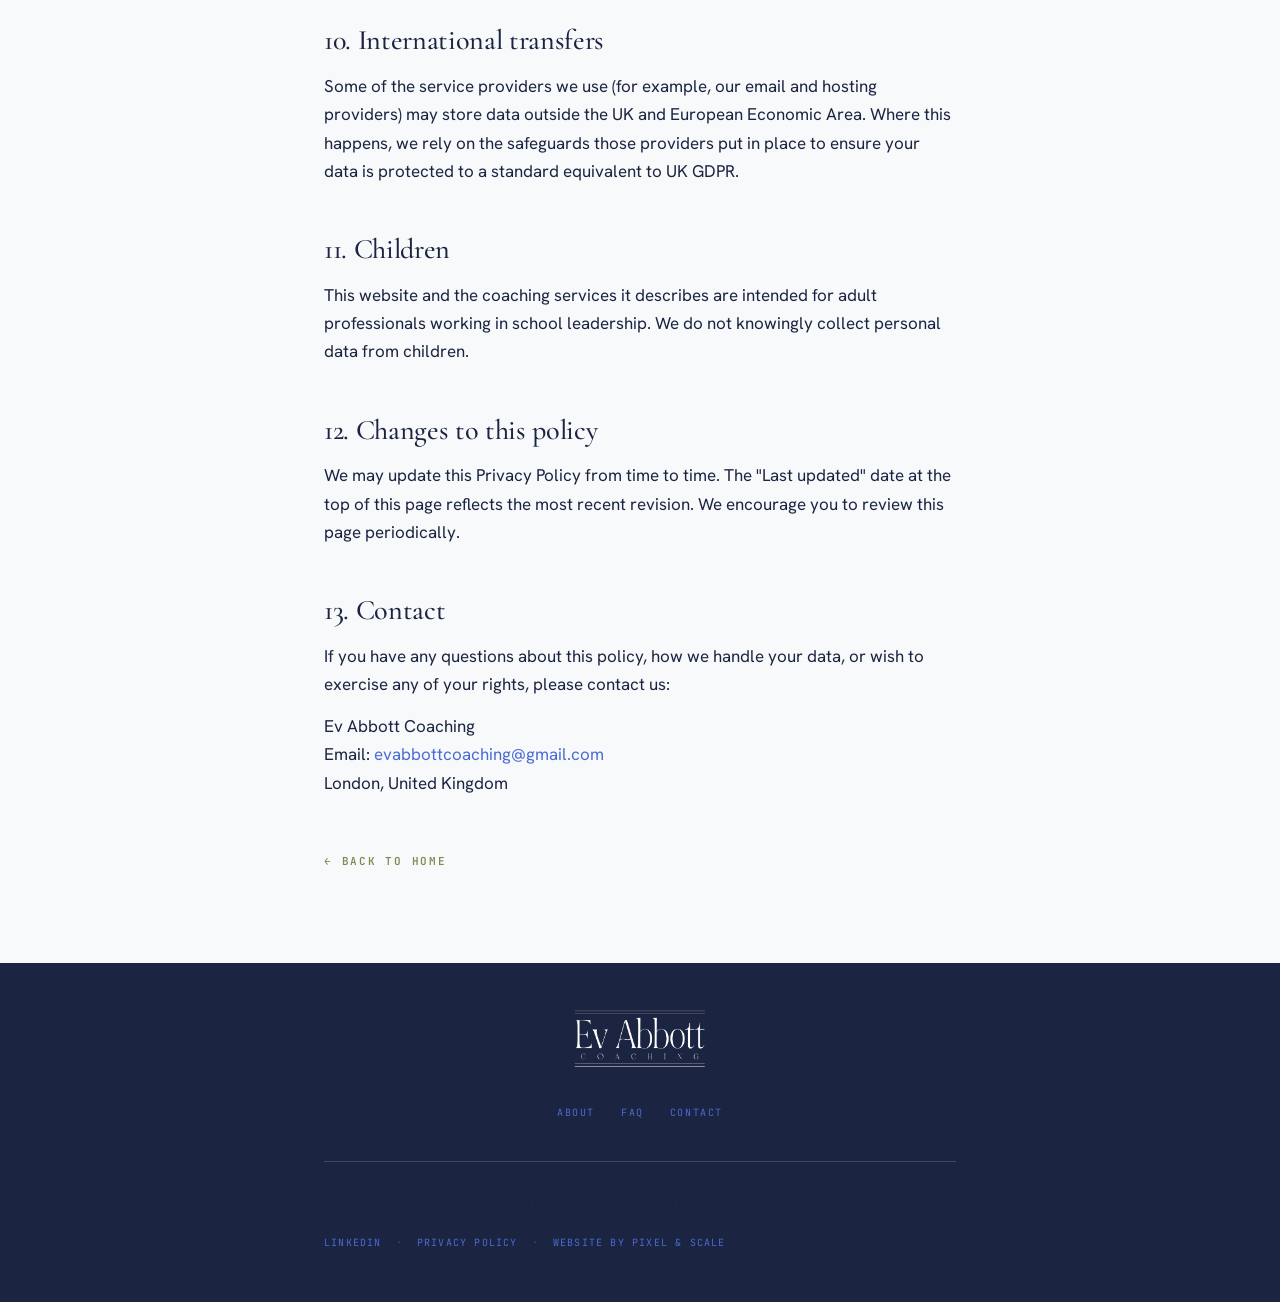
<file: privacy.html>
<!doctype html>
<html lang="en-GB">
<head>
<meta charset="utf-8" />
<meta name="viewport" content="width=device-width, initial-scale=1" />
<title>Privacy Policy | Ev Abbott Coaching</title>
<meta name="description" content="How Ev Abbott Coaching collects and uses your personal information." />
<link rel="canonical" href="https://www.evabbottcoaching.com/privacy.html" /><!-- TODO: confirm final domain -->
<meta name="robots" content="noindex, follow" />
<meta name="theme-color" content="#1B2440" />

<link rel="icon" type="image/png" sizes="32x32" href="images/favicon-32.png" />
<link rel="icon" type="image/png" href="images/Ev-Abbott-coaching-favicon.png" />
<link rel="apple-touch-icon" href="images/apple-touch-icon.png" />

<link rel="preconnect" href="https://fonts.googleapis.com" />
<link rel="preconnect" href="https://fonts.gstatic.com" crossorigin />
<link href="https://fonts.googleapis.com/css2?family=Cormorant+Garamond:ital,wght@0,400;0,500;0,600;1,400;1,500;1,600&family=Hanken+Grotesk:wght@300;400;500;600&family=JetBrains+Mono:ital,wght@0,400;0,500;0,600;1,500;1,600&display=swap" rel="stylesheet" />

<link rel="stylesheet" href="styles/main.css" />

<style>
  .legal-page main { padding-block: clamp(48px, 7vw, 96px); }
  .legal-page .container { max-width: 760px; }
  .legal-page h1.display { font-size: clamp(36px, 5vw, 64px); line-height: 1.05; letter-spacing: -0.02em; margin-bottom: 8px; color: var(--ink); }
  .legal-page .legal-meta { font-family: var(--mono); font-size: 11px; letter-spacing: 0.16em; text-transform: uppercase; color: var(--olive-text); margin-bottom: clamp(28px, 3vw, 40px); }
  .legal-page h2 { font-family: var(--serif); font-weight: 500; font-size: clamp(22px, 2.2vw, 30px); line-height: 1.2; letter-spacing: -0.012em; color: var(--ink); margin-top: clamp(32px, 4vw, 48px); margin-bottom: 14px; }
  .legal-page p, .legal-page li { font-family: var(--sans); font-size: 17px; line-height: 1.66; color: var(--ink); max-width: 64ch; }
  .legal-page p + p { margin-top: 14px; }
  .legal-page ul { padding-left: 22px; margin: 10px 0; display: flex; flex-direction: column; gap: 8px; }
  .legal-page a { color: var(--blue); }
  .legal-page a:hover { color: var(--blue-deep); text-decoration: underline; text-underline-offset: 3px; }
  .legal-page .back-link {
    display: inline-flex; align-items: center; gap: 8px;
    font-family: var(--mono); font-size: 11px; font-weight: 600; letter-spacing: 0.16em; text-transform: uppercase;
    color: var(--olive-text);
    margin-top: clamp(40px, 5vw, 56px);
  }
  .legal-page .back-link:hover { color: var(--blue); }
</style>
</head>
<body class="legal-page">

<a class="skip-link" href="#main">Skip to main content</a>

<header class="site-header">
  <div class="site-header__inner">
    <a href="index.html" class="wordmark" aria-label="Ev Abbott Coaching, back to home">
      <img src="images/Ev-Abbott-coaching-logo.png" alt="Ev Abbott Coaching" width="1914" height="836" />
    </a>
    <nav class="primary-nav" aria-label="Primary">
      <a href="index.html#about">About</a>
      <a href="index.html#faq">FAQ</a>
      <a href="index.html#contact" class="btn btn--solid nav-cta">Book a conversation <span class="arrow" aria-hidden="true">→</span></a>
    </nav>
  </div>
</header>

<main id="main">
  <div class="container">

    <p class="legal-meta">Privacy &amp; Data</p>
    <h1 class="display">Privacy Policy</h1>
    <p><em>Last updated: <span id="lastUpdated">May 2026</span></em></p>

    <p>This Privacy Policy explains how Ev Abbott Coaching ("we", "us", "our") collects, uses, and protects any information you provide when visiting <strong>evabbottcoaching.com</strong> or contacting us. We're committed to being transparent about how your data is handled and to complying with the UK General Data Protection Regulation (UK GDPR) and the Data Protection Act 2018.</p>

    <h2>1. Who we are</h2>
    <p>The data controller for this website is <strong>Ev Abbott</strong>, trading as <strong>Ev Abbott Coaching</strong>, based in London, United Kingdom. If you have any questions about this policy or how your data is handled, you can contact us at <a href="mailto:evabbottcoaching@gmail.com">evabbottcoaching@gmail.com</a>.</p>

    <h2>2. What information we collect</h2>
    <p>We only collect personal data that you actively provide when getting in touch:</p>
    <ul>
      <li><strong>Email correspondence</strong> — when you email us using the "Book a Conversation" button or any other mailto link on the site, your email address, name (if provided), and the contents of your message are received by our email provider.</li>
      <li><strong>Anonymous analytics data</strong> — we may use a privacy-friendly analytics tool (for example Cloudflare Web Analytics) to understand how the website is used. This data does not identify individual visitors and does not use cookies. It includes information like the pages visited, approximate location at country level, browser type, and referring website.</li>
    </ul>
    <p>We do not collect, store, or process any other personal data through this website.</p>

    <h2>3. How we use your information</h2>
    <p>We use the information you provide for the following purposes:</p>
    <ul>
      <li>To respond to your enquiry and have an initial conversation about coaching.</li>
      <li>To follow up if you have asked us to.</li>
      <li>To understand, in aggregate, how visitors use the site so we can improve it.</li>
    </ul>

    <h2>4. Legal basis for processing</h2>
    <p>Under UK GDPR, our legal basis for processing your data is:</p>
    <ul>
      <li><strong>Consent</strong> — when you choose to email us, you are giving us your consent to use that information to respond to you.</li>
      <li><strong>Legitimate interests</strong> — to understand site usage in aggregate so we can improve our service. This is balanced against your right to privacy, and we use tools that are designed to minimise data collection.</li>
    </ul>

    <h2>5. How long we keep your data</h2>
    <p>Email correspondence is retained only for as long as is reasonably necessary to respond to your enquiry and provide any agreed coaching services. After that, we periodically review and delete old messages.</p>
    <p>Analytics data is held in aggregate by our analytics provider and is not linked to you personally.</p>

    <h2>6. Who we share your data with</h2>
    <p>We do not sell, rent, or share your personal data with third parties for marketing purposes.</p>
    <p>We rely on a small number of trusted service providers who process data on our behalf:</p>
    <ul>
      <li><strong>Email provider</strong> (currently Google Workspace / Gmail) — to send and receive email.</li>
      <li><strong>Website host</strong> (Cloudflare Pages or equivalent) — to serve the website.</li>
      <li><strong>Analytics provider</strong> (if used) — for the privacy-friendly, cookieless analytics described above.</li>
    </ul>
    <p>Each of these providers operates under their own privacy policies and applies appropriate safeguards to comply with UK GDPR.</p>

    <h2>7. Cookies</h2>
    <p>This website does not set any cookies. We chose a privacy-friendly analytics setup specifically to avoid cookies and the consent banner that would otherwise be required. If this ever changes, we'll update this policy and add a cookie consent banner.</p>

    <h2>8. Your rights</h2>
    <p>Under UK GDPR you have a number of rights regarding your personal data, including the right to:</p>
    <ul>
      <li>Access the personal data we hold about you.</li>
      <li>Request that we correct any inaccurate or incomplete data.</li>
      <li>Request that we delete your personal data ("right to erasure").</li>
      <li>Object to or restrict our use of your data.</li>
      <li>Withdraw consent at any time.</li>
      <li>Lodge a complaint with the Information Commissioner's Office (ICO), the UK supervisory authority for data protection, at <a href="https://ico.org.uk" target="_blank" rel="noopener noreferrer">ico.org.uk</a>.</li>
    </ul>
    <p>To exercise any of these rights, email us at <a href="mailto:evabbottcoaching@gmail.com">evabbottcoaching@gmail.com</a>.</p>

    <h2>9. Data security</h2>
    <p>We take reasonable steps to protect the personal data you share with us, including using reputable email and hosting providers and limiting access to your information to those who need it to respond to your enquiry. However, no method of transmission over the internet is completely secure, and we cannot guarantee absolute security.</p>

    <h2>10. International transfers</h2>
    <p>Some of the service providers we use (for example, our email and hosting providers) may store data outside the UK and European Economic Area. Where this happens, we rely on the safeguards those providers put in place to ensure your data is protected to a standard equivalent to UK GDPR.</p>

    <h2>11. Children</h2>
    <p>This website and the coaching services it describes are intended for adult professionals working in school leadership. We do not knowingly collect personal data from children.</p>

    <h2>12. Changes to this policy</h2>
    <p>We may update this Privacy Policy from time to time. The "Last updated" date at the top of this page reflects the most recent revision. We encourage you to review this page periodically.</p>

    <h2>13. Contact</h2>
    <p>If you have any questions about this policy, how we handle your data, or wish to exercise any of your rights, please contact us:</p>
    <p>
      Ev Abbott Coaching<br />
      Email: <a href="mailto:evabbottcoaching@gmail.com">evabbottcoaching@gmail.com</a><br />
      London, United Kingdom
    </p>

    <a class="back-link" href="index.html">← Back to home</a>

  </div>
</main>

<footer class="site-footer">
  <div class="container">
    <div class="site-footer__top">
      <img class="site-footer__logo" src="images/Ev-Abbott-coaching-logo.png" alt="Ev Abbott Coaching" width="1914" height="836" loading="lazy" />
      <nav class="site-footer__nav" aria-label="Footer">
        <a href="index.html#about">About</a>
        <a href="index.html#faq">FAQ</a>
        <a href="index.html#contact">Contact</a>
      </nav>
    </div>
    <div class="site-footer__bottom">
      <p class="site-footer__copy">© Ev Abbott Coaching <span id="year">2026</span> <span class="site-footer__sep" aria-hidden="true">·</span> London, UK</p>
      <div class="site-footer__legal">
        <a href="https://www.linkedin.com/in/evabbott" target="_blank" rel="noopener noreferrer">LinkedIn<span class="visually-hidden"> (opens in a new tab)</span></a>
        <span class="site-footer__sep" aria-hidden="true">·</span>
        <a href="privacy.html" aria-current="page">Privacy Policy</a>
        <span class="site-footer__sep" aria-hidden="true">·</span>
        <a href="https://pixelandscale.com" target="_blank" rel="noopener noreferrer">Website by Pixel &amp; Scale<span class="visually-hidden"> (opens in a new tab)</span></a>
      </div>
    </div>
  </div>
</footer>

<script>
  document.getElementById('year').textContent = new Date().getFullYear();
</script>

</body>
</html>
</file>
<file: styles/main.css>
/* ============================================================
   EV ABBOTT COACHING
   Visual system adapted from the Reframd home page (editorial /
   asymmetric & declarative). Palette and fonts are Ev's; the
   layout language is the same. WCAG 2.2 AA targeted throughout.
   ============================================================ */

/* ───────── TOKENS ───────── */
:root {
  /* Brand palette (client brief — small contrast tweaks only) */
  --paper:      #FFFFFF;
  --canvas:     #F7F9FB;   /* off-white — main background */
  --mist:       #E8EAEE;   /* light grey — quiet alt bands */
  --soft-blue:  #B3C9F6;   /* soft blue — pop band / light accent */
  --blue:       #4A6BD4;   /* primary blue — actions + closing block */
  --blue-deep:  #3A57B8;   /* darker blue — hover/active (tweak) */
  --olive:      #7E8A52;   /* olive — large display italics, numerals, marks */
  --olive-text: #7E8A52;   /* brand olive — used for small titles per design brief. NOTE: at 11–13px this fails strict WCAG AA (~3.46:1 vs 4.5 needed). Acceptable to the client for now. */
  --ink:        #1B2440;   /* near-navy — headings, body text, dark blocks */
  --ink-70:     #4C5468;   /* muted text — AA-safe on canvas & mist (tweak) */

  --on-dark:        #F7F9FB;
  --on-dark-soft:   rgba(247, 249, 251, 0.80);
  --on-dark-faint:  rgba(247, 249, 251, 0.55);
  --on-blue-soft:   rgba(255, 255, 255, 0.92);

  --line:        rgba(27, 36, 64, 0.14);
  --line-soft:   rgba(27, 36, 64, 0.08);
  --line-on-dark: rgba(247, 249, 251, 0.16);

  --serif: 'Cormorant Garamond', 'Iowan Old Style', 'Palatino Linotype', Palatino, Georgia, serif;
  --sans:  'Hanken Grotesk', -apple-system, BlinkMacSystemFont, 'Segoe UI', Helvetica, Arial, sans-serif;
  --mono:  'JetBrains Mono', ui-monospace, 'SF Mono', Menlo, Consolas, monospace;

  --maxw:   1200px;
  --gutter: clamp(24px, 5vw, 64px);
  --header-h: 76px;
  --pad-section: clamp(64px, 9vw, 124px);
}

/* ───────── RESET / BASE ───────── */
*, *::before, *::after { box-sizing: border-box; margin: 0; padding: 0; }
html { scroll-behavior: smooth; }
html, body { background: var(--canvas); }
body {
  font-family: var(--sans);
  color: var(--ink);
  font-size: 17px;
  line-height: 1.62;
  -webkit-font-smoothing: antialiased;
  -moz-osx-font-smoothing: grayscale;
  text-rendering: optimizeLegibility;
}
img { max-width: 100%; height: auto; display: block; }
::selection { background: var(--soft-blue); color: var(--ink); }
a { color: var(--blue); text-decoration: none; }
a:hover { color: var(--blue-deep); text-decoration: underline; text-underline-offset: 3px; }

/* Visible keyboard focus everywhere */
:focus-visible {
  outline: 3px solid var(--blue);
  outline-offset: 3px;
  border-radius: 3px;
}
/* On dark/blue surfaces use a light focus ring */
.challenge :focus-visible,
.contact :focus-visible,
.site-footer :focus-visible { outline-color: var(--soft-blue); }

/* Screen-reader-only text */
.visually-hidden {
  position: absolute !important;
  width: 1px; height: 1px;
  padding: 0; margin: -1px; overflow: hidden;
  clip: rect(0 0 0 0); white-space: nowrap; border: 0;
}

/* Skip link */
.skip-link {
  position: absolute; left: 14px; top: -120px; z-index: 300;
  background: var(--ink); color: #fff;
  padding: 12px 18px; border-radius: 8px;
  font-family: var(--sans); font-size: 15px; font-weight: 500;
  transition: top 0.18s ease;
}
.skip-link:hover { color: #fff; text-decoration: none; }
.skip-link:focus-visible { top: 14px; outline-offset: 2px; }

/* ───────── LAYOUT HELPERS ───────── */
.container {
  max-width: var(--maxw);
  margin-inline: auto;
  padding-inline: var(--gutter);
}
section { padding-block: var(--pad-section); scroll-margin-top: calc(var(--header-h) + 12px); }
section.alt { background: var(--mist); }

/* Micro-label (mono eyebrow) */
.micro-label {
  display: inline-block;
  font-family: var(--mono);
  font-size: 13px;
  font-weight: 600;
  letter-spacing: 0.18em;
  text-transform: uppercase;
  color: var(--olive-text);
  margin-bottom: 22px;
}
.micro-label--light { color: var(--soft-blue); }

/* Display type (Cormorant Garamond) */
.display {
  font-family: var(--serif);
  font-weight: 500;
  line-height: 1.0;
  letter-spacing: -0.018em;
  color: var(--ink);
  text-wrap: balance;
  font-feature-settings: 'liga', 'dlig';
}
.display__italic {
  font-style: italic;
  font-weight: 500;
  color: var(--blue);
}

/* Buttons */
.btn {
  display: inline-flex; align-items: center; justify-content: center; gap: 10px;
  min-height: 46px;
  padding: 13px 24px;
  font-family: var(--sans);
  font-size: 13px; font-weight: 600;
  letter-spacing: 0.11em; text-transform: uppercase;
  line-height: 1;
  border: 1.5px solid transparent;
  border-radius: 2px;
  cursor: pointer;
  transition: background-color 0.22s ease, color 0.22s ease, border-color 0.22s ease, transform 0.2s ease;
}
.btn:hover { text-decoration: none; }
.btn .arrow { transition: transform 0.22s ease; }
.btn:hover .arrow { transform: translateX(4px); }
.btn--lg { min-height: 54px; padding: 17px 30px; font-size: 13px; }
/* Solid CTA — blue #4A6BD4 with white text (~4.83:1, passes AA), olive #7E8A52 on hover */
.btn--solid { background: var(--blue); color: #fff; border-color: var(--blue); }
.btn--solid:hover { background: var(--olive); border-color: var(--olive); color: #fff; }
.btn--quiet {
  background: transparent; color: var(--ink); border: none;
  border-radius: 0;
  letter-spacing: 0.04em; text-transform: none; font-weight: 500; font-size: 14px;
  border-bottom: 1.5px solid var(--ink-70);
  min-height: 0; padding: 8px 2px;
}
.btn--quiet:hover { color: var(--blue); border-color: var(--blue); }
/* Contact CTA on the blue section — cream button with dark navy text/arrow, sage hover. */
.btn--on-blue { background: var(--on-dark); color: var(--ink); border-color: var(--on-dark); }
.btn--on-blue:hover { background: var(--olive); border-color: var(--olive); color: var(--ink); }
/* Olive modifier — kept as a no-op alias of .btn--solid */
.btn--olive { background: var(--blue); color: #fff; border-color: var(--blue); }
.btn--olive:hover { background: var(--olive); color: #fff; border-color: var(--olive); }

/* Placeholder image system (swap .img-ph contents for a real <img>) */
.img-ph {
  position: relative;
  display: flex; align-items: flex-end; justify-content: flex-start;
  overflow: hidden;
  aspect-ratio: 4 / 5;
  background-color: var(--soft-blue);
  background-image: repeating-linear-gradient(135deg, rgba(27,36,64,0.06) 0 2px, transparent 2px 15px);
  border: 1px solid var(--line-soft);
}
.img-ph--tall { aspect-ratio: 4 / 5; }
.img-ph__label {
  font-family: var(--mono);
  font-size: 11px; letter-spacing: 0.08em;
  color: var(--ink);
  background: rgba(247, 249, 251, 0.86);
  border: 1px dashed var(--line);
  padding: 7px 11px;
  margin: 16px;
}
.img-ph:has(img) { background: none; border: 0; }
.img-ph:has(img) .img-ph__label { display: none; }
.img-ph img { position: absolute; inset: 0; width: 100%; height: 100%; object-fit: cover; }

/* Draft / placeholder flag */
.draft-flag {
  display: inline-block;
  font-family: var(--mono);
  font-size: 11px; letter-spacing: 0.04em;
  color: var(--ink-70);
  background: rgba(27, 36, 64, 0.06);
  padding: 3px 8px; border-radius: 4px;
}
.micro-label--light + .display .draft-flag,
.challenge .draft-flag,
.contact .draft-flag { color: var(--on-dark-soft); background: rgba(247,249,251,0.12); }

/* ============================================================
   HEADER / NAV
   ============================================================ */
.site-header {
  position: sticky; top: 0; z-index: 100;
  background: rgba(247, 249, 251, 0.9);
  backdrop-filter: saturate(160%) blur(12px);
  -webkit-backdrop-filter: saturate(160%) blur(12px);
  border-bottom: 1px solid var(--line-soft);
}
.site-header__inner {
  max-width: var(--maxw);
  margin-inline: auto;
  padding-inline: var(--gutter);
  height: var(--header-h);
  display: flex; align-items: center; justify-content: space-between; gap: 24px;
}
.wordmark {
  display: inline-flex; align-items: center;
  flex-shrink: 0; line-height: 0;
}
.wordmark img { height: 64px; width: auto; display: block; transition: opacity 0.2s ease; }
.wordmark:hover { text-decoration: none; }
.wordmark:hover img { opacity: 0.78; }
.primary-nav { display: flex; align-items: center; gap: 30px; }
.primary-nav > a:not(.btn) {
  font-family: var(--mono);
  font-size: 11px; font-weight: 500;
  letter-spacing: 0.16em; text-transform: uppercase;
  color: var(--ink);
}
.primary-nav > a:not(.btn):hover { color: var(--blue); text-decoration: none; }
/* Header CTA inherits blue + olive-hover via .btn--solid; just size overrides here */
.nav-cta { min-height: 44px; padding: 12px 18px; }

.nav-toggle {
  display: none;
  flex-direction: column; align-items: center; justify-content: center; gap: 5px;
  width: 46px; height: 46px;
  background: transparent; border: 1px solid var(--line); border-radius: 6px;
  cursor: pointer;
}
.nav-toggle span { display: block; width: 22px; height: 1.6px; background: var(--ink); transition: transform 0.25s ease, opacity 0.2s ease; }
.nav-toggle[aria-expanded="true"] span:nth-child(1) { transform: translateY(6.6px) rotate(45deg); }
.nav-toggle[aria-expanded="true"] span:nth-child(2) { opacity: 0; }
.nav-toggle[aria-expanded="true"] span:nth-child(3) { transform: translateY(-6.6px) rotate(-45deg); }

@media (max-width: 880px) {
  .nav-toggle { display: flex; }
  .primary-nav {
    position: absolute; left: 0; right: 0; top: var(--header-h);
    flex-direction: column; align-items: stretch; gap: 0;
    background: var(--canvas);
    border-bottom: 1px solid var(--line);
    padding: 8px var(--gutter) 22px;
    box-shadow: 0 14px 30px -18px rgba(27, 36, 64, 0.3);
    max-height: 0; overflow: hidden; opacity: 0; visibility: hidden;
    transition: max-height 0.3s ease, opacity 0.22s ease, visibility 0.22s ease, padding 0.3s ease;
  }
  .primary-nav.is-open { max-height: 480px; opacity: 1; visibility: visible; padding-top: 8px; }
  .primary-nav > a:not(.btn) {
    padding: 15px 2px; font-size: 12px;
    border-bottom: 1px solid var(--line-soft);
  }
  .primary-nav .btn { width: 100%; margin-top: 16px; }
}

/* ============================================================
   HERO — full-bleed photo + light wash overlay
   ============================================================ */
.hero {
  position: relative;
  display: flex; align-items: center;
  min-height: clamp(520px, 80vh, 800px);
  padding-block: clamp(56px, 9vw, 112px);
  overflow: hidden;
  color: var(--ink);
  background-color: var(--mist);
  /* School photo under a strong, light #E8EAEE wash — kept very light across the
     left two-thirds (where all the text sits) for readability, easing off only
     on the far right so a hint of the building still shows. */
  background-image:
    linear-gradient(102deg,
      rgba(232, 234, 238, 0.97) 0%,
      rgba(232, 234, 238, 0.95) 48%,
      rgba(232, 234, 238, 0.86) 76%,
      rgba(232, 234, 238, 0.74) 100%),
    url('../images/ev-abbott-coaching-hero.jpg');
  background-size: cover;
  background-position: center;
  background-repeat: no-repeat;
}
.hero__inner {
  position: relative; z-index: 2;
  width: 100%; max-width: var(--maxw);
  margin-inline: auto; padding-inline: var(--gutter);
  display: flex; flex-direction: column; align-items: flex-start;
  gap: 24px;
}
.hero h1.display {
  font-size: clamp(44px, 7.4vw, 104px);
  line-height: 0.98;
  letter-spacing: -0.028em;
  max-width: 16ch;
}
.hero .display__italic { color: var(--blue); }
.hero__sub {
  font-size: clamp(17px, 1.4vw, 20px);
  line-height: 1.6;
  color: var(--ink-70);
  max-width: 38rem;
  margin-top: 2px;
}
.hero__actions { display: flex; flex-wrap: wrap; align-items: center; gap: 18px 30px; margin-top: 12px; }

/* ============================================================
   A BRIEF INTRODUCTION
   ============================================================ */
.intro { padding-block: clamp(56px, 7vw, 96px); }
.intro__inner {
  display: grid;
  grid-template-columns: minmax(0, 1.1fr) minmax(0, 0.9fr);
  gap: clamp(40px, 6vw, 84px);
  align-items: center;
}
.intro__text { max-width: 34rem; }
.intro__lead {
  font-family: var(--serif); font-weight: 500;
  font-size: clamp(28px, 3vw, 40px);
  line-height: 1.2; letter-spacing: -0.015em;
  margin-bottom: 22px;
}
/* .intro__lead .display__italic — inherits global .display__italic colour (blue) */
.intro__body { color: var(--ink-70); font-size: clamp(17px, 1.4vw, 19px); line-height: 1.62; }
.intro__sig {
  font-family: var(--serif); font-style: italic; font-weight: 500;
  font-size: 21px; color: var(--olive-text);
  margin-top: 28px;
}
.intro__media .img-ph { max-height: 520px; }

/* ============================================================
   THE CHALLENGE — bold dark block
   ============================================================ */
.challenge {
  background: var(--ink);
  color: var(--on-dark);
}
.challenge .display { color: var(--on-dark); }
.challenge__h2 {
  /* same fluid scale as the How section heading */
  font-size: clamp(36px, 5.6vw, 84px);
  line-height: 1.06;
  letter-spacing: -0.024em;
  margin-bottom: clamp(32px, 4vw, 56px);
}
.challenge__accent { color: var(--soft-blue); }
/* Two-column body: paragraphs on the left, callouts on the right */
.challenge__cols {
  display: grid;
  grid-template-columns: minmax(0, 1.05fr) minmax(0, 0.95fr);
  gap: clamp(36px, 5vw, 72px);
  align-items: start;
}
.challenge__body {
  display: flex;
  flex-direction: column;
  gap: 20px;
  color: var(--on-dark-soft);
  font-size: clamp(16px, 1.3vw, 18px);
  line-height: 1.65;
  max-width: 60ch;
}
.challenge__callouts {
  display: flex;
  flex-direction: column;
  gap: 14px;
}
.callout {
  display: grid;
  grid-template-columns: auto minmax(0, 1fr);
  gap: 18px;
  align-items: center;
  background: var(--mist);
  padding: clamp(18px, 2vw, 24px) clamp(20px, 2.4vw, 28px);
}
.callout__icon {
  display: inline-flex;
  align-items: center;
  justify-content: center;
  width: 24px;
  height: 24px;
  color: var(--olive);
  flex-shrink: 0;
}
.callout__icon svg { width: 100%; height: 100%; display: block; }
.callout__text {
  font-family: var(--sans);
  font-size: 15px;
  line-height: 1.55;
  color: var(--ink);
}

@media (max-width: 880px) {
  .challenge__cols { grid-template-columns: 1fr; gap: 32px; }
}

/* ============================================================
   COACHING DEPTH — quiet editorial section between challenge & how-it-works
   ============================================================ */
.depth { background: var(--paper); } /* pure white — distinct from the slightly-grey canvas elsewhere */
.depth__inner {
  display: grid;
  grid-template-columns: minmax(0, 0.85fr) minmax(0, 1.15fr);
  gap: clamp(40px, 5vw, 80px);
  align-items: center;
  max-width: 1100px;
  margin-inline: auto;
}
.depth__media .img-ph {
  max-width: 460px;
  max-height: 580px;
}
.depth__text { max-width: 60ch; }
.depth__h2 {
  text-align: left;
  font-size: clamp(32px, 4.4vw, 60px);
  line-height: 1.1;
  letter-spacing: -0.022em;
  color: var(--ink);
  margin: 0 0 clamp(22px, 2.6vw, 34px);
}
.depth__pull {
  text-align: left;
  font-family: var(--serif);
  font-style: italic;
  font-weight: 500;
  font-size: clamp(20px, 2.2vw, 30px);
  line-height: 1.35;
  letter-spacing: -0.01em;
  color: var(--blue);
  margin: 0 0 clamp(32px, 4vw, 48px);
}
.depth__body {
  display: flex;
  flex-direction: column;
  gap: 20px;
  margin: 0;
  text-align: left;
  font-family: var(--sans);
  font-size: clamp(16px, 1.3vw, 18px);
  line-height: 1.66;
  color: var(--ink);
}

@media (max-width: 880px) {
  .depth__inner { grid-template-columns: 1fr; gap: 36px; }
  .depth__media .img-ph { max-width: 440px; margin-inline: auto; }
}

/* ============================================================
   HOW IT WORKS — three steps
   ============================================================ */
.how__head {
  margin-bottom: clamp(40px, 5vw, 64px);
  text-align: center;
}
.how__h2 {
  font-size: clamp(36px, 5.6vw, 84px);
  line-height: 1.06;
  /* no max-width — heading spans the full section width so it can sit on one line at desktop */
  margin-bottom: 24px;
}
.how__intro {
  color: var(--ink-70);
  font-size: clamp(16px, 1.3vw, 18px);
  line-height: 1.6;
  /* no max-width — extends to the same width as the heading above */
  margin-inline: auto;
}
.how__steps {
  list-style: none;
  display: grid;
  grid-template-columns: repeat(3, minmax(0, 1fr));
  gap: 1px;
  background: var(--line);
  border-block: 1px solid var(--line);
}
.how__step {
  background: var(--canvas);
  padding: clamp(28px, 3.4vw, 44px) clamp(22px, 2.4vw, 36px);
  min-height: clamp(300px, 30vw, 400px);
  display: flex; flex-direction: column; gap: 14px;
  transition: background-color 0.3s ease;
}
.alt .how__step { background: var(--mist); }
.how__step:hover { background: var(--soft-blue); }
.how__num {
  font-family: var(--serif); font-style: italic; font-weight: 500;
  font-size: clamp(72px, 7vw, 110px);
  line-height: 0.85;
  color: var(--olive);
  margin-bottom: clamp(16px, 3vw, 40px);
}
.how__step h3 {
  font-family: var(--serif); font-weight: 500;
  font-size: clamp(22px, 1.9vw, 28px);
  line-height: 1.15; letter-spacing: -0.01em;
  color: var(--ink);
  max-width: 16ch;
}
.how__step p { color: var(--ink-70); font-size: 15.5px; line-height: 1.6; }
.how__cta { margin-top: clamp(40px, 5vw, 64px); display: flex; justify-content: center; }

/* ============================================================
   WHAT CHANGES — outcomes cards
   ============================================================ */
/* What-changes section sits on a mist band */
.outcomes { background: var(--mist); }
.outcomes .micro-label { color: var(--olive-text); } /* brand olive returns — borderline AA-large on mist */
.outcomes .outcome-card { border-color: rgba(27, 36, 64, 0.10); }
.outcomes__head { margin-bottom: clamp(40px, 5vw, 64px); }
.outcomes__h2 {
  font-size: clamp(36px, 6vw, 96px);
  line-height: 0.96;
  letter-spacing: -0.025em;
}
.outcomes__grid {
  display: grid;
  grid-template-columns: repeat(3, minmax(0, 1fr));
  gap: clamp(20px, 2.4vw, 30px);
}
.outcome-card {
  background: var(--paper);
  border: 1px solid var(--line-soft);
  padding: clamp(28px, 3vw, 40px);
  display: flex; flex-direction: column; gap: 16px;
  min-height: clamp(240px, 24vw, 300px);
  transition: border-color 0.25s ease, transform 0.25s ease;
}
.alt .outcome-card { background: var(--paper); }
.outcome-card:hover { border-color: var(--blue); transform: translateY(-3px); }
.outcome-card__icon {
  display: inline-block;
  width: clamp(40px, 4.4vw, 56px);
  height: clamp(40px, 4.4vw, 56px);
  color: var(--olive);
  margin-bottom: 8px;
  transition: color 0.25s ease;
}
.outcome-card__icon svg { width: 100%; height: 100%; display: block; }
.outcome-card:hover .outcome-card__icon { color: var(--blue); }
.outcome-card h3 {
  font-family: var(--serif); font-weight: 500;
  font-size: clamp(21px, 1.8vw, 26px);
  line-height: 1.18; letter-spacing: -0.01em;
  color: var(--ink); max-width: 18ch;
}
.outcome-card p { color: var(--ink-70); font-size: 15.5px; line-height: 1.6; }

/* ============================================================
   THE PROGRAMME & INVESTMENT
   ============================================================ */
.programme__head { margin-bottom: clamp(36px, 4.5vw, 56px); }
.programme__h2 {
  font-size: clamp(34px, 5.4vw, 82px);
  line-height: 0.98;
  letter-spacing: -0.025em;
  max-width: 20ch;
}
.programme__grid {
  display: grid;
  grid-template-columns: minmax(0, 1.05fr) minmax(0, 0.95fr);
  gap: clamp(36px, 5vw, 72px);
  align-items: center;
}
.programme__text { display: flex; flex-direction: column; gap: 20px; color: var(--ink-70); font-size: 17px; line-height: 1.65; max-width: 46ch; }
.programme__text p strong, .programme__strong { color: var(--ink); font-weight: 600; }
.programme__text .btn { align-self: flex-start; margin-top: 8px; }
.programme__panel {
  background: var(--paper);
  border: 1px solid var(--line-soft);
  padding: clamp(28px, 3.4vw, 44px);
  box-shadow: 0 16px 36px -24px rgba(27, 36, 64, 0.28);
}
.programme__panel h3 {
  font-family: var(--serif); font-weight: 600;
  font-size: clamp(20px, 1.8vw, 24px);
  color: var(--ink);
  margin-bottom: 20px;
}
.programme__list {
  list-style: none;
  display: flex; flex-direction: column; gap: 12px;
  margin-bottom: 24px;
}
.programme__list li {
  position: relative; padding-left: 26px;
  color: var(--ink-70); font-size: 15.5px; line-height: 1.5;
}
.programme__list li::before {
  content: "";
  position: absolute; left: 0; top: 0.55em;
  width: 14px; height: 2px; background: var(--olive); border-radius: 2px;
}
.programme__investment {
  border-top: 1px solid var(--line);
  padding-top: 20px;
  color: var(--ink-70); font-size: 15px; line-height: 1.6;
}
.programme__investment strong { color: var(--ink); font-weight: 600; }

/* ============================================================
   TESTIMONIALS — three stacked full-width colour bands
   ============================================================ */
.testimonials { padding-block: 0; }
.testimonials__eyebrow {
  display: block;
  text-align: center;
  padding: clamp(56px, 7vw, 96px) var(--gutter) 0;
  margin: 0;
}

.t-band {
  margin: 0;
  padding: clamp(32px, 4vw, 56px) var(--gutter);
  display: grid;
  justify-items: center;
  align-content: center;
  gap: clamp(14px, 1.8vw, 22px);
  text-align: center;
  color: var(--ink);
  min-height: calc(clamp(280px, 28vw, 360px) - 30px);   /* matched band 1, now 30px shorter across viewports */
}
.t-band--soft-blue { background: var(--soft-blue); }
.t-band--mist      { background: var(--mist); }
.t-band--canvas    { background: var(--canvas); }

.t-band__mark {
  font-family: var(--serif);
  font-weight: 500;
  font-size: clamp(54px, 6vw, 88px);
  line-height: 0.6;
  color: var(--ink);
}
.t-band__mark--accent { color: var(--olive); } /* canvas band only */

.t-band blockquote,
.t-band__quote-placeholder {
  margin: 0;
  max-width: 64ch;
  font-family: var(--serif);
  font-weight: 500;
  font-size: clamp(20px, 2vw, 26px);
  line-height: 1.5;
  letter-spacing: -0.005em;
  color: var(--ink);
}
.t-band__italic { font-style: italic; color: var(--blue-deep); }

.t-band figcaption {
  font-family: var(--mono);
  font-size: 11.5px;
  letter-spacing: 0.14em;
  text-transform: uppercase;
  color: var(--ink);
}

/* ============================================================
   ABOUT EV — fuller, with stats
   ============================================================ */
.about { background: var(--paper); color: var(--ink); }
/* eyebrow back to brand olive on the paper-white background */
.about .micro-label { color: var(--olive-text); }
.about__inner {
  display: grid;
  grid-template-columns: minmax(0, 0.85fr) minmax(0, 1.15fr);
  gap: clamp(40px, 6vw, 80px);
  align-items: start;
}
.about__media-col { display: flex; flex-direction: column; }
.about__media-col .img-ph { aspect-ratio: 4 / 5; }
.intro__stats {
  margin-top: clamp(28px, 3.4vw, 44px);
  padding-top: clamp(22px, 2.4vw, 32px);
  border-top: 1px solid var(--line);
  display: grid; grid-template-columns: repeat(3, minmax(0, 1fr)); gap: 18px;
}
.intro__stat { display: flex; flex-direction: column; gap: 8px; }
.intro__stat-num {
  font-family: var(--serif); font-weight: 500;
  font-size: clamp(26px, 2.4vw, 36px);
  line-height: 1; color: var(--blue);
  transition: color 0.25s ease;
}
/* .intro__stat-num .display__italic — inherits the parent's blue / hover olive */
.intro__stat-num .display__italic { color: inherit; }
.intro__stat-lbl {
  font-family: var(--mono); font-size: 11px; font-weight: 600; letter-spacing: 0.12em; text-transform: uppercase;
  color: var(--olive-text); line-height: 1.5;
  transition: color 0.25s ease;
}
.intro__stat:hover .intro__stat-num { color: var(--olive); }
.intro__stat:hover .intro__stat-lbl { color: var(--blue); }

/* Fourth credibility line below the three stat blocks */
.intro__accreditor {
  margin-top: clamp(14px, 1.6vw, 20px);
  text-align: left;
  font-family: var(--mono);
  font-style: italic;
  font-weight: 600;
  font-size: 14px;
  letter-spacing: 0.12em;
  text-transform: uppercase;
  line-height: 1.5;
  color: var(--olive);
  transition: color 0.25s ease;
  cursor: default;
}
.intro__accreditor:hover { color: var(--blue); }
.about__eyebrow {
  display: block;
  margin-bottom: clamp(20px, 2.4vw, 32px);
}
.about__text { display: flex; flex-direction: column; gap: clamp(20px, 2.4vw, 32px); }
.about__box--full { margin-top: clamp(28px, 3.4vw, 44px); }
.about__h2 {
  font-size: clamp(34px, 5vw, 76px);
  line-height: 1.02; letter-spacing: -0.025em;
  margin-bottom: 0;
  color: var(--ink);   /* dark navy on the soft-blue background (~9.2:1) */
}
/* italic accent back to cornflower on paper-white (~4.6:1, passes AA-normal) */
.about .display__italic { color: var(--blue); }

/* Bare text — no grey boxes; paragraphs flow on the soft-blue bg */
.about__box {
  display: flex;
  flex-direction: column;
  gap: 18px;
}
.about__box--body p {
  font-family: var(--sans);
  font-size: 17px;
  line-height: 1.66;
  color: var(--ink);
  max-width: 64ch;
}
.about__box--italic p {
  font-family: var(--serif);
  font-style: italic;
  font-weight: 500;
  font-size: clamp(19px, 1.7vw, 24px);
  line-height: 1.4;
  color: var(--ink);
  text-align: left;
  /* no max-width — italic lines extend to the full container width, aligning with the right edge of the body block */
}

/* ============================================================
   FAQ — accordion (native <details>)
   ============================================================ */
.faq__inner { max-width: 920px; }
.faq__head {
  margin-bottom: clamp(40px, 5vw, 64px);
}
.faq__h2 {
  font-size: clamp(38px, 6vw, 100px);
  line-height: 0.94; letter-spacing: -0.025em;
}
.faq__intro { color: var(--ink-70); font-size: 16px; line-height: 1.55; max-width: 40ch; padding-bottom: 10px; }
.faq__list { border-top: 1px solid var(--line); }
.faq-item { border-bottom: 1px solid var(--line); }
.faq-item > summary {
  list-style: none; cursor: pointer;
  display: flex; align-items: flex-start; gap: 24px;
  padding: 22px 0;
}
.faq-item > summary::-webkit-details-marker { display: none; }
.faq-item__q {
  flex: 1;
  font-family: var(--serif); font-weight: 500;
  font-size: clamp(20px, 1.9vw, 26px);
  line-height: 1.3; letter-spacing: -0.01em;
  color: var(--ink);
  transition: color 0.2s ease;
}
.faq-item > summary:hover .faq-item__q { color: var(--blue); }
.faq-item__icon {
  flex-shrink: 0; width: 30px; height: 30px; border-radius: 50%;
  border: 1.5px solid var(--line);
  position: relative; margin-top: 2px;
  transition: background-color 0.2s ease, border-color 0.2s ease, transform 0.3s ease;
}
.faq-item__icon::before, .faq-item__icon::after {
  content: ""; position: absolute; top: 50%; left: 50%; background: var(--ink);
  transition: transform 0.3s ease, background-color 0.2s ease;
}
.faq-item__icon::before { width: 11px; height: 1.6px; transform: translate(-50%, -50%); }
.faq-item__icon::after  { width: 1.6px; height: 11px; transform: translate(-50%, -50%); }
.faq-item[open] .faq-item__icon { background: var(--ink); border-color: var(--ink); }
.faq-item[open] .faq-item__icon::before { background: var(--canvas); }
.faq-item[open] .faq-item__icon::after { transform: translate(-50%, -50%) scaleY(0); }
.faq-item__a { padding: 0 54px 26px 0; }
.faq-item__a p { color: var(--ink-70); font-size: 16px; line-height: 1.66; max-width: 66ch; }

/* ============================================================
   CONTACT — bold blue closing block
   ============================================================ */
.contact {
  background: var(--blue);
  color: #fff;
  padding-block: clamp(48px, 6vw, 80px); /* compact — overrides the default section padding */
}
.contact .display { color: #fff; }
.contact__inner {
  text-align: center;
  max-width: 760px;
  margin-inline: auto;
}
.contact__h2 {
  font-size: clamp(36px, 5.4vw, 88px);
  line-height: 1.02; letter-spacing: -0.028em;
  margin: 16px auto 20px;
  max-width: 18ch;
}
.contact .display__italic { color: var(--on-dark); } /* cream on cornflower, italic style differentiates */
.contact__lead {
  color: var(--on-blue-soft);
  font-size: clamp(16px, 1.3vw, 18px); line-height: 1.6;
  max-width: 56ch;
  margin: 0 auto;
}
.contact__based {
  margin: clamp(14px, 1.4vw, 18px) auto 0;
  color: rgba(255, 255, 255, 0.78); /* muted cream — strong AA on cornflower */
  font-family: var(--sans);
  font-size: clamp(13px, 1vw, 14px);
}
.contact__actions {
  display: flex;
  justify-content: center;
  gap: 16px;
  margin-top: clamp(24px, 2.8vw, 36px);
}

/* ============================================================
   FOOTER
   ============================================================ */
.site-footer {
  background: var(--ink);
  color: var(--on-dark-faint);
  padding-block: clamp(32px, 4vw, 44px);
}
.site-footer__top {
  display: flex;
  flex-direction: column;
  align-items: center;
  gap: clamp(18px, 2vw, 26px);
  text-align: center;
  padding-bottom: clamp(22px, 2.6vw, 32px);
  margin-bottom: clamp(20px, 2.4vw, 28px);
  border-bottom: 1px solid var(--line-on-dark);
}
.site-footer__logo {
  height: 64px; width: auto; display: block;
  /* logo artwork is solid black on transparent — invert to white for the dark footer */
  filter: brightness(0) invert(1);
}
.site-footer__copy {
  margin: 0;
  font-family: var(--mono); font-size: 10px; letter-spacing: 0.12em; text-transform: uppercase;
  color: var(--on-dark-faint);
}
.site-footer__nav { display: flex; flex-wrap: wrap; justify-content: center; gap: 4px 26px; }
.site-footer__nav a {
  display: inline-block; padding-block: 8px;
  font-family: var(--mono); font-size: 10px; letter-spacing: 0.16em; text-transform: uppercase;
  color: var(--on-dark-soft);
}
.site-footer__nav a:hover { color: var(--soft-blue); }
.site-footer__bottom {
  display: flex; flex-wrap: wrap; align-items: center; justify-content: space-between; gap: 10px 28px;
  font-family: var(--mono); font-size: 10px; letter-spacing: 0.12em; text-transform: uppercase;
  color: var(--on-dark-faint);
}
.site-footer__legal { display: inline-flex; flex-wrap: wrap; align-items: center; gap: 6px 14px; }
.site-footer__bottom a { display: inline-block; padding-block: 7px; color: var(--on-dark-soft); }
@media (max-width: 720px) {
  .site-footer__bottom { justify-content: center; text-align: center; }
  .site-footer__legal { justify-content: center; }
}
.site-footer__bottom a:hover { color: var(--soft-blue); }
.site-footer__sep { opacity: 0.4; }
.site-footer__regulatory {
  margin-top: 16px;
  font-family: var(--sans);
  font-size: 11.5px; line-height: 1.55;
  color: rgba(247, 249, 251, 0.35);
  max-width: 72ch;
}

/* ============================================================
   RESPONSIVE
   ============================================================ */
@media (max-width: 980px) {
  .hero {
    /* narrower screens: near-even, very light wash so every line stays legible */
    background-image:
      linear-gradient(180deg,
        rgba(232, 234, 238, 0.96) 0%,
        rgba(232, 234, 238, 0.92) 55%,
        rgba(232, 234, 238, 0.88) 100%),
      url('../images/ev-abbott-coaching-hero.jpg');
  }
  .intro__inner { grid-template-columns: 1fr; gap: 40px; }
  .intro__media .img-ph { max-width: 440px; }
  .how__steps { grid-template-columns: 1fr; }
  .how__step { min-height: auto; }
  .outcomes__grid { grid-template-columns: 1fr; }
  .programme__grid { grid-template-columns: 1fr; gap: 36px; }
  .about__inner { grid-template-columns: 1fr; gap: 40px; }
  .about__media-col .img-ph { max-width: 420px; }
  .intro__stats { max-width: 460px; }
  .faq__head { grid-template-columns: 1fr; gap: 16px; align-items: start; }
  .faq__intro { padding-bottom: 0; }
}

@media (max-width: 600px) {
  body { font-size: 16px; }
  .wordmark img { height: 48px; }
  .site-footer__logo { height: 52px; }
  .intro__stats { grid-template-columns: 1fr; gap: 20px; }
  .intro__stat { flex-direction: row; align-items: baseline; gap: 14px; }
  .intro__stat-num { font-size: 32px; }
  .faq-item__a { padding-right: 0; }
  .btn--lg { width: 100%; }
  .hero__actions .btn--lg { width: auto; }
}

/* ============================================================
   SCROLL-TO-TOP BUTTON
   ============================================================ */
.scroll-top {
  position: fixed;
  bottom: 24px; right: 24px;
  z-index: 90;
  width: 52px; height: 52px;
  border-radius: 50%;
  background: var(--blue);
  color: #fff;
  border: 1.5px solid var(--blue);
  display: inline-flex; align-items: center; justify-content: center;
  cursor: pointer;
  box-shadow: 0 14px 30px -14px rgba(27, 36, 64, 0.45);
  opacity: 0; visibility: hidden; pointer-events: none;
  transform: translateY(8px);
  transition: opacity 0.22s ease, visibility 0.22s ease, transform 0.22s ease,
              background-color 0.22s ease, border-color 0.22s ease;
}
.scroll-top.is-visible {
  opacity: 1; visibility: visible; pointer-events: auto; transform: translateY(0);
}
.scroll-top:hover {
  background: var(--olive); border-color: var(--olive);
  transform: translateY(-2px);
}
.scroll-top svg { width: 20px; height: 20px; display: block; }
@media (max-width: 600px) {
  .scroll-top { width: 46px; height: 46px; bottom: 18px; right: 18px; }
}

/* ============================================================
   REDUCED MOTION
   ============================================================ */
@media (prefers-reduced-motion: reduce) {
  html { scroll-behavior: auto; }
  *, *::before, *::after {
    animation-duration: 0.001ms !important;
    animation-iteration-count: 1 !important;
    transition-duration: 0.001ms !important;
    scroll-behavior: auto !important;
  }
}
</file>
